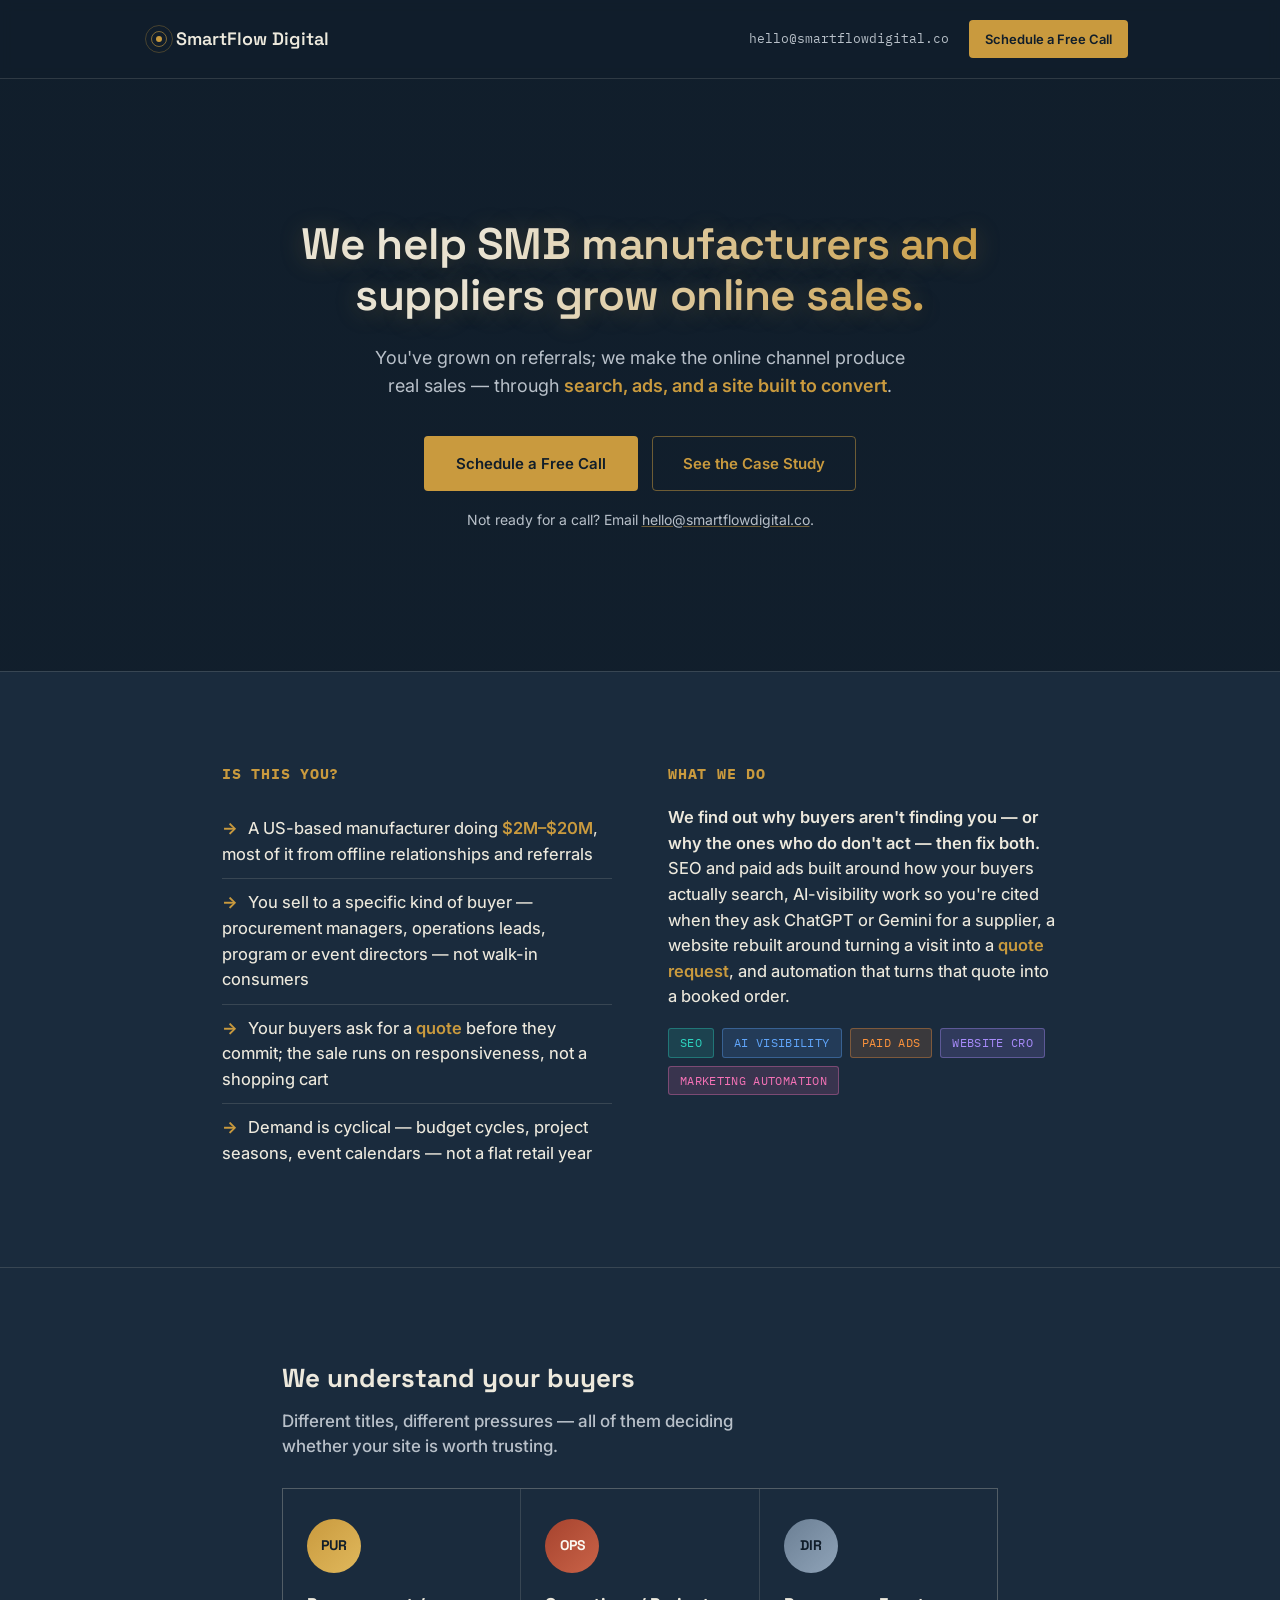
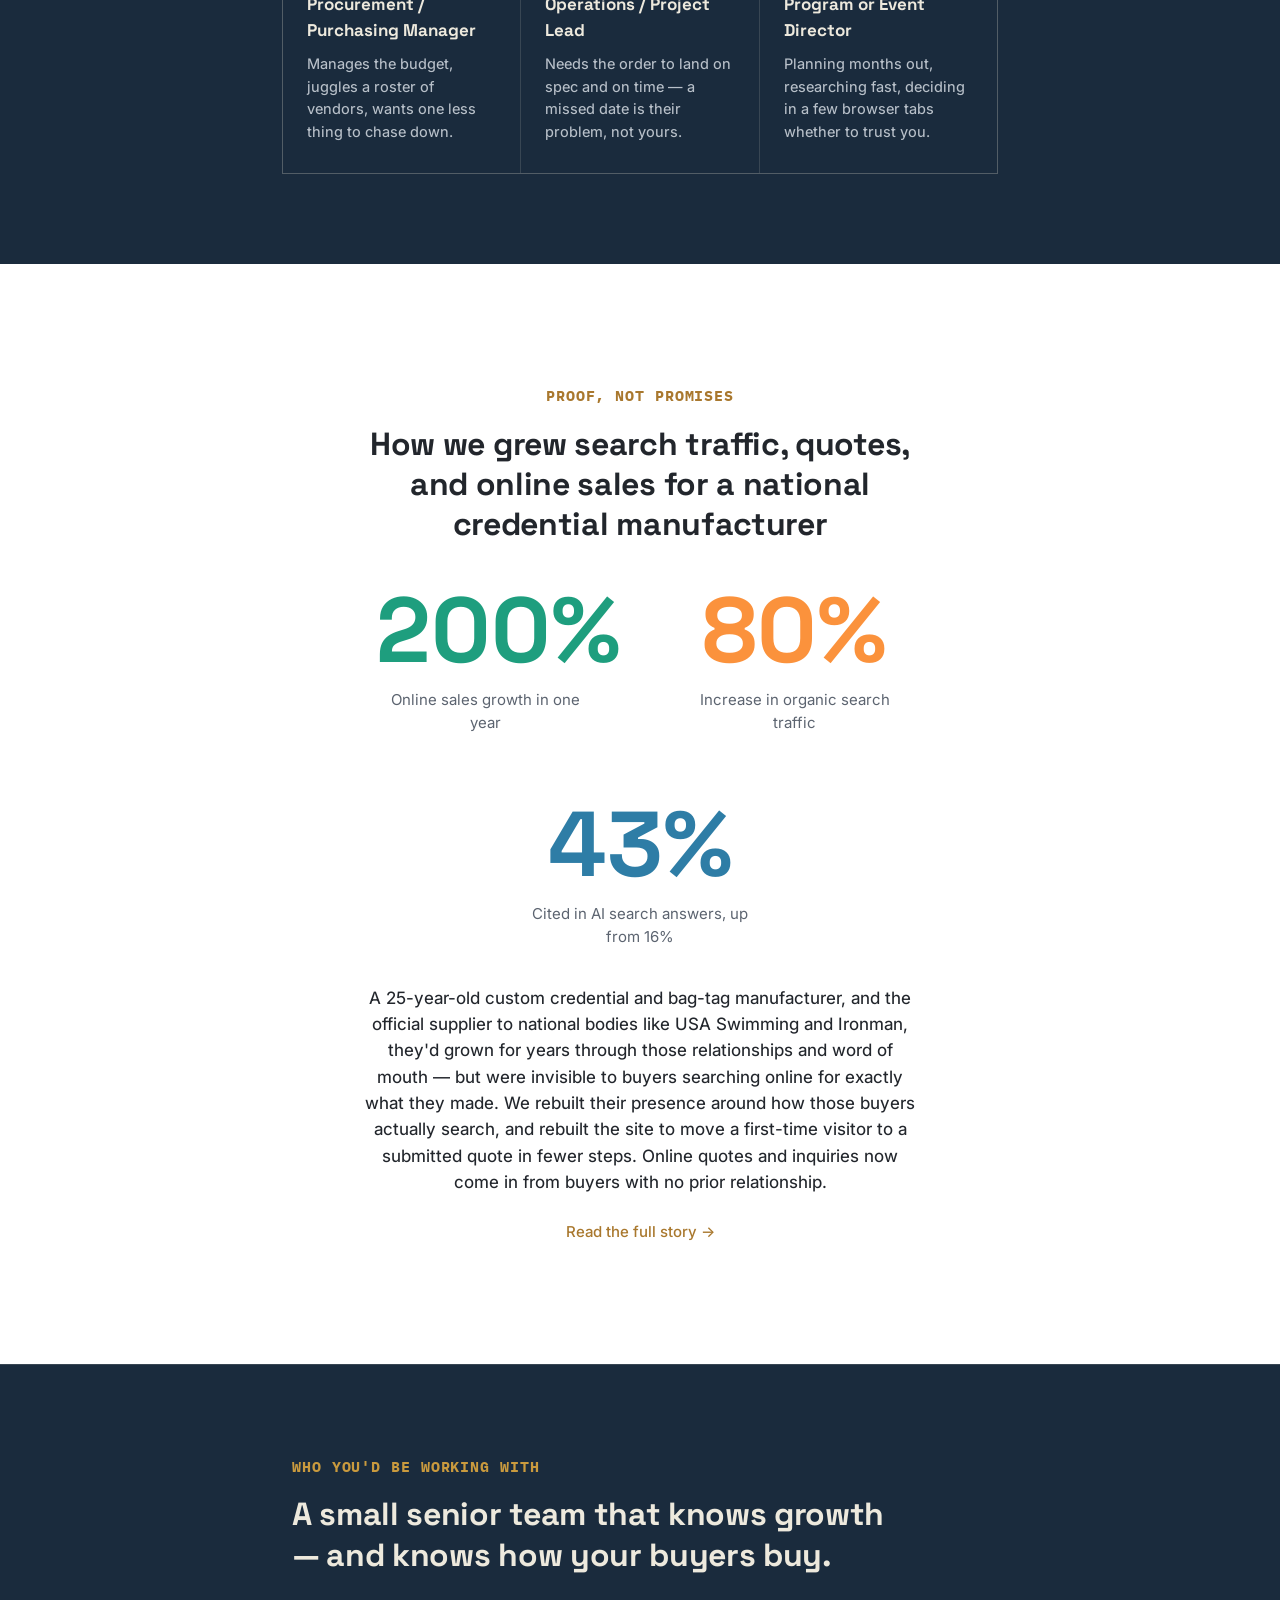
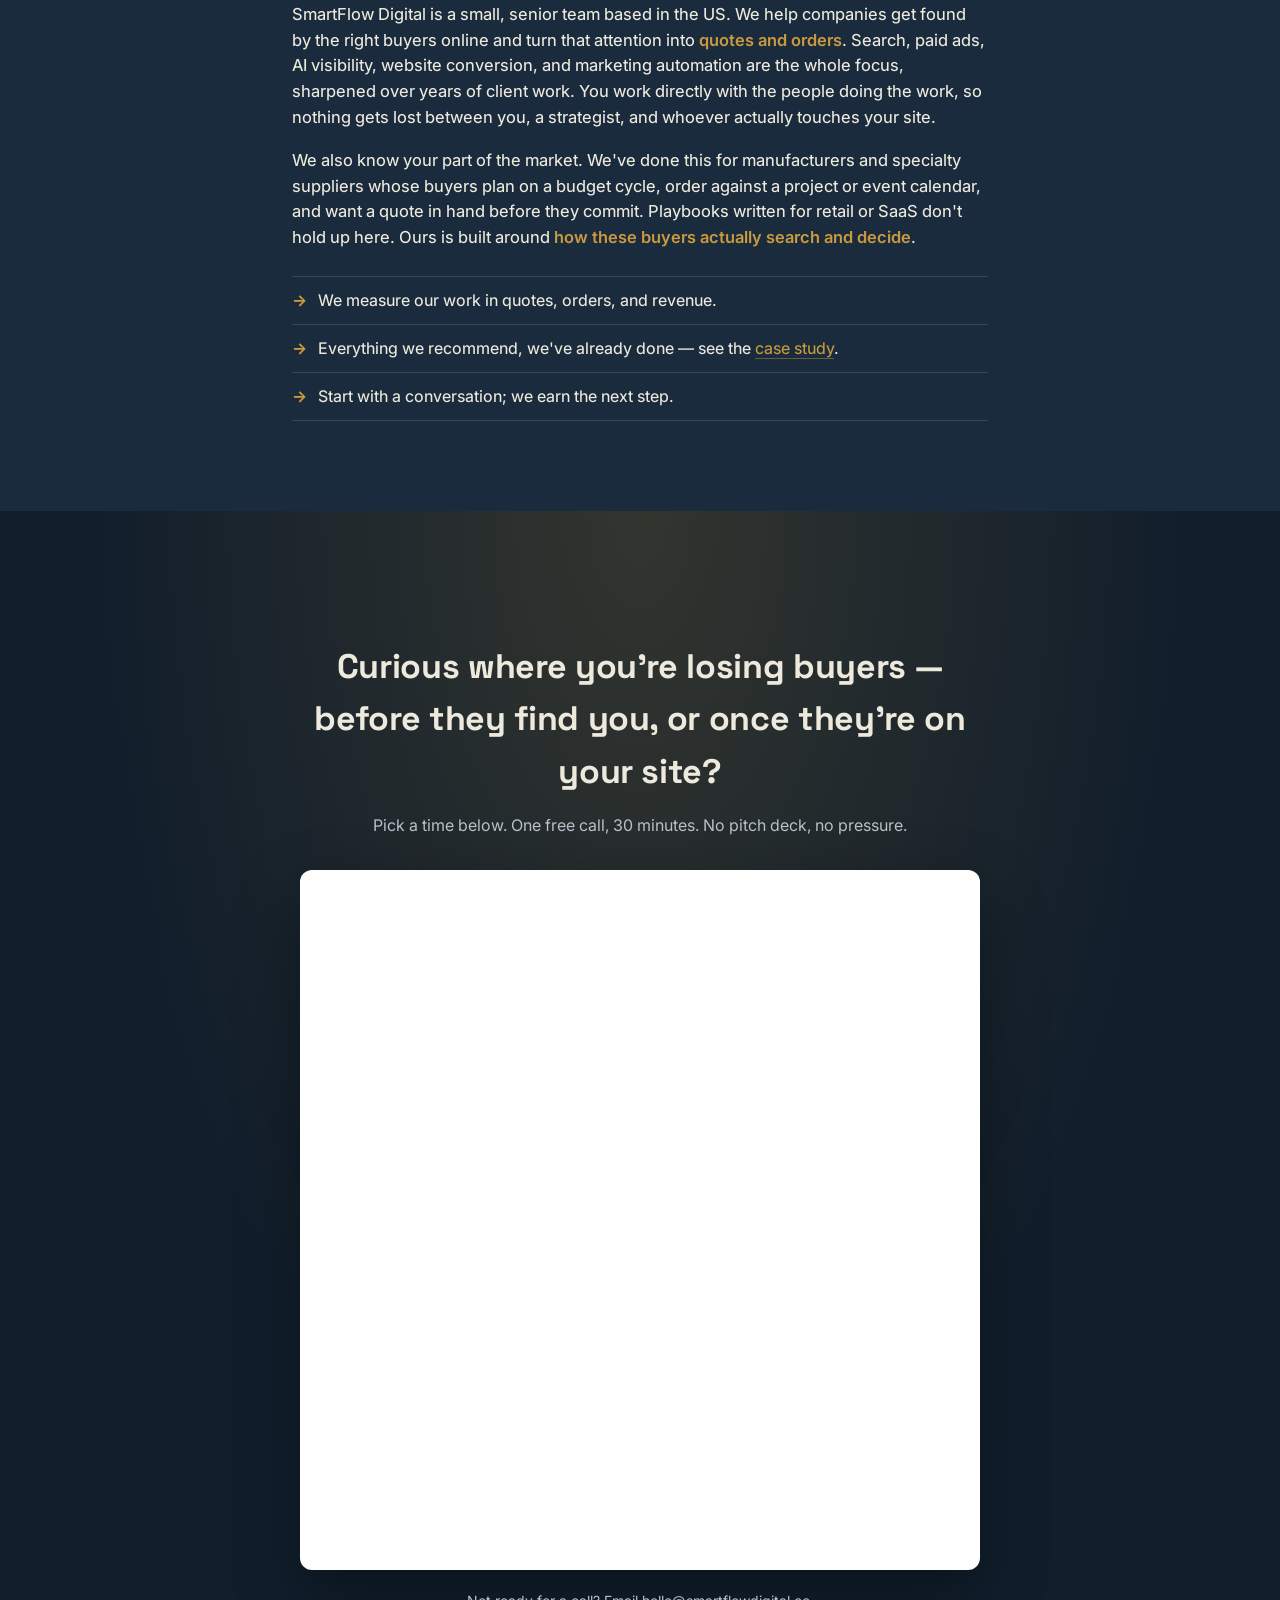
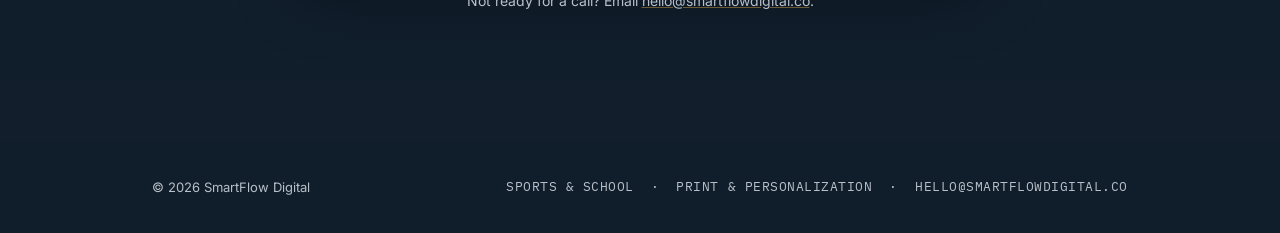
<file: index.html>
<!DOCTYPE html>
<html lang="en">
<head>
<meta charset="UTF-8">
<title>SmartFlow Digital — Search, Ads & Website Conversion for Niche Manufacturers</title>
<meta name="viewport" content="width=device-width, initial-scale=1.0">
<meta name="description" content="SmartFlow Digital helps niche B2B manufacturers and specialty suppliers get found by the buyers searching Google and AI for exactly what they make — and turns that attention into quotes and orders.">
<link rel="preconnect" href="https://fonts.googleapis.com">
<link href="https://fonts.googleapis.com/css2?family=Space+Grotesk:wght@400;500;600;700&family=Inter:wght@400;500;600&family=IBM+Plex+Mono:wght@400;500&display=swap" rel="stylesheet">
<link rel="stylesheet" href="/assets/site.css">
<style>
  /* Foundation (tokens, reset, nav, footer, buttons, .final-cta shell) is in /assets/site.css */

  /* Hero */
  .hero {
    padding-top: 140px; padding-bottom: 140px; text-align: center;
    background:
      linear-gradient(180deg, rgba(16,29,42,0.92) 0%, rgba(16,29,42,0.9) 100%),
      url('https://images.unsplash.com/photo-1764185800646-f75f7e16e465?auto=format&fit=crop&w=1800&q=70') center/cover no-repeat;
  }
  /* index-only: generic manufacturing imagery, overrides the shared .final-cta shell */
  .final-cta {
    background:
      radial-gradient(ellipse at 50% 0%, rgba(201,154,62,0.18) 0%, transparent 60%),
      linear-gradient(180deg, rgba(16,29,42,0.94) 0%, rgba(16,29,42,0.9) 100%),
      url('https://images.unsplash.com/photo-1670483111819-ed62eff77173?auto=format&fit=crop&w=1800&q=70') center/cover no-repeat;
  }
  h1.headline {
    font-size: 44px; font-weight: 600; line-height: 1.15; margin-bottom: 24px;
    background: linear-gradient(100deg, var(--cream) 30%, var(--gold) 100%);
    -webkit-background-clip: text; background-clip: text; -webkit-text-fill-color: transparent; color: var(--cream);
    text-shadow: 0 2px 24px rgba(201,154,62,0.25);
  }
  .sub { font-size: 18px; color: var(--cream-dim); max-width: 540px; margin: 0 auto 36px; }

  /* Section components (who-what, personas, proof, about) are in /assets/site.css */

  @media (max-width: 700px) {
    .hero { padding-top: 90px; padding-bottom: 90px; }
  }
</style>
</head>
<body>

<nav>
  <div class="wrap">
    <a class="logo" href="/"><span class="signal"><span class="dot"></span></span> SmartFlow Digital</a>
    <div class="nav-actions">
      <a class="nav-collapse" href="mailto:hello@smartflowdigital.co">hello@smartflowdigital.co</a>
      <a class="nav-cta" href="#contact">Schedule a Free Call</a>
    </div>
  </div>
</nav>

<section class="hero">
  <div class="wrap">
    <h1 class="headline">We help SMB manufacturers and suppliers grow online sales.</h1>
    <p class="sub">You've grown on referrals; we make the online channel produce real sales — through <mark>search, ads, and a site built to convert</mark>.</p>
    <div class="cta-row">
      <a class="btn-primary" href="#contact">Schedule a Free Call</a>
      <a class="btn-secondary" href="/case-study.html">See the Case Study</a>
    </div>
    <a class="message-link" href="mailto:hello@smartflowdigital.co">Not ready for a call? Email <u>hello@smartflowdigital.co</u>.</a>
  </div>
</section>

<section class="who-what">
  <div class="wrap">
    <div>
      <div class="col-label mono">Is this you?</div>
      <ul>
        <li><span class="mark">→</span>A US-based manufacturer doing <mark>$2M–$20M</mark>, most of it from offline relationships and referrals</li>
        <li><span class="mark">→</span>You sell to a specific kind of buyer — procurement managers, operations leads, program or event directors — not walk-in consumers</li>
        <li><span class="mark">→</span>Your buyers ask for a <mark>quote</mark> before they commit; the sale runs on responsiveness, not a shopping cart</li>
        <li><span class="mark">→</span>Demand is cyclical — budget cycles, project seasons, event calendars — not a flat retail year</li>
      </ul>
    </div>
    <div>
      <div class="col-label mono">What we do</div>
      <p class="services-blurb"><strong>We find out why buyers aren't finding you — or why the ones who do don't act — then fix both.</strong> SEO and paid ads built around how your buyers actually search, AI-visibility work so you're cited when they ask ChatGPT or Gemini for a supplier, a website rebuilt around turning a visit into a <mark>quote request</mark>, and automation that turns that quote into a booked order.</p>
      <div class="services-list">
        <span class="pill pill-teal">SEO</span>
        <span class="pill pill-blue">AI Visibility</span>
        <span class="pill pill-orange">Paid Ads</span>
        <span class="pill pill-violet">Website CRO</span>
        <span class="pill pill-pink">Marketing Automation</span>
      </div>
    </div>
  </div>
</section>

<section class="persona-section">
  <div class="wrap">
    <div class="persona-header">
      <div class="persona-label">We understand your buyers</div>
      <p class="persona-intro">Different titles, different pressures — all of them deciding whether your site is worth trusting.</p>
    </div>
    <div class="persona-grid">
      <div class="persona-card">
        <div class="persona-avatar">PUR</div>
        <div class="role">Procurement / Purchasing Manager</div>
        <p>Manages the budget, juggles a roster of vendors, wants one less thing to chase down.</p>
      </div>
      <div class="persona-card">
        <div class="persona-avatar">OPS</div>
        <div class="role">Operations / Project Lead</div>
        <p>Needs the order to land on spec and on time — a missed date is their problem, not yours.</p>
      </div>
      <div class="persona-card">
        <div class="persona-avatar">DIR</div>
        <div class="role">Program or Event Director</div>
        <p>Planning months out, researching fast, deciding in a few browser tabs whether to trust you.</p>
      </div>
    </div>
  </div>
</section>

<section class="proof light-panel">
  <div class="wrap">
    <div class="section-label mono">Proof, not promises</div>
    <h2>How we grew search traffic, quotes, and online sales for a national credential manufacturer</h2>
    <div class="stat-row">
      <div class="stat">
        <div class="big-num">200%</div>
        <div class="big-num-label">Online sales growth in one year</div>
      </div>
      <div class="stat">
        <div class="big-num">80%</div>
        <div class="big-num-label">Increase in organic search traffic</div>
      </div>
      <div class="stat">
        <div class="big-num">43%</div>
        <div class="big-num-label">Cited in AI search answers, up from 16%</div>
      </div>
    </div>
    <p class="proof-story">A 25-year-old custom credential and bag-tag manufacturer, and the official supplier to national bodies like USA Swimming and Ironman, they'd grown for years through those relationships and word of mouth — but were invisible to buyers searching online for exactly what they made. We rebuilt their presence around how those buyers actually search, and rebuilt the site to move a first-time visitor to a submitted quote in fewer steps. Online quotes and inquiries now come in from buyers with no prior relationship.</p>
    <a class="link" href="/case-study.html">Read the full story →</a>
  </div>
</section>

<section class="about">
  <div class="wrap">
    <div class="section-label mono">Who you'd be working with</div>
    <h2>A small senior team that knows growth — and knows how your buyers buy.</h2>
    <p>SmartFlow Digital is a small, senior team based in the US. We help companies get found by the right buyers online and turn that attention into <mark>quotes and orders</mark>. Search, paid ads, AI visibility, website conversion, and marketing automation are the whole focus, sharpened over years of client work. You work directly with the people doing the work, so nothing gets lost between you, a strategist, and whoever actually touches your site.</p>
    <p>We also know your part of the market. We've done this for manufacturers and specialty suppliers whose buyers plan on a budget cycle, order against a project or event calendar, and want a quote in hand before they commit. Playbooks written for retail or SaaS don't hold up here. Ours is built around <mark>how these buyers actually search and decide</mark>.</p>
    <ul>
      <li>We measure our work in quotes, orders, and revenue.</li>
      <li>Everything we recommend, we've already done — see the <a href="/case-study.html">case study</a>.</li>
      <li>Start with a conversation; we earn the next step.</li>
    </ul>
  </div>
</section>

<section class="final-cta" id="contact">
  <div class="wrap">
    <h2>Curious where you're losing buyers — before they find you, or once they're on your site?</h2>
    <p>Pick a time below. One free call, 30 minutes. No pitch deck, no pressure.</p>
    <div class="calendly-embed">
      <div class="calendly-inline-widget" data-url="https://calendly.com/dhiraj-smartflowdigital/30min?hide_gdpr_banner=1"></div>
    </div>
    <a class="message-link" href="mailto:hello@smartflowdigital.co">Not ready for a call? Email <u>hello@smartflowdigital.co</u>.</a>
  </div>
</section>

<footer>
  <div class="wrap">
    <span>© 2026 SmartFlow Digital</span>
    <span class="mono"><a href="/sports/">Sports &amp; School</a> &nbsp;·&nbsp; <a href="/print/">Print &amp; Personalization</a> &nbsp;·&nbsp; <a href="mailto:hello@smartflowdigital.co">hello@smartflowdigital.co</a></span>
  </div>
</footer>

<script type="text/javascript" src="https://assets.calendly.com/assets/external/widget.js" async></script>

</body>
</html>
</file>
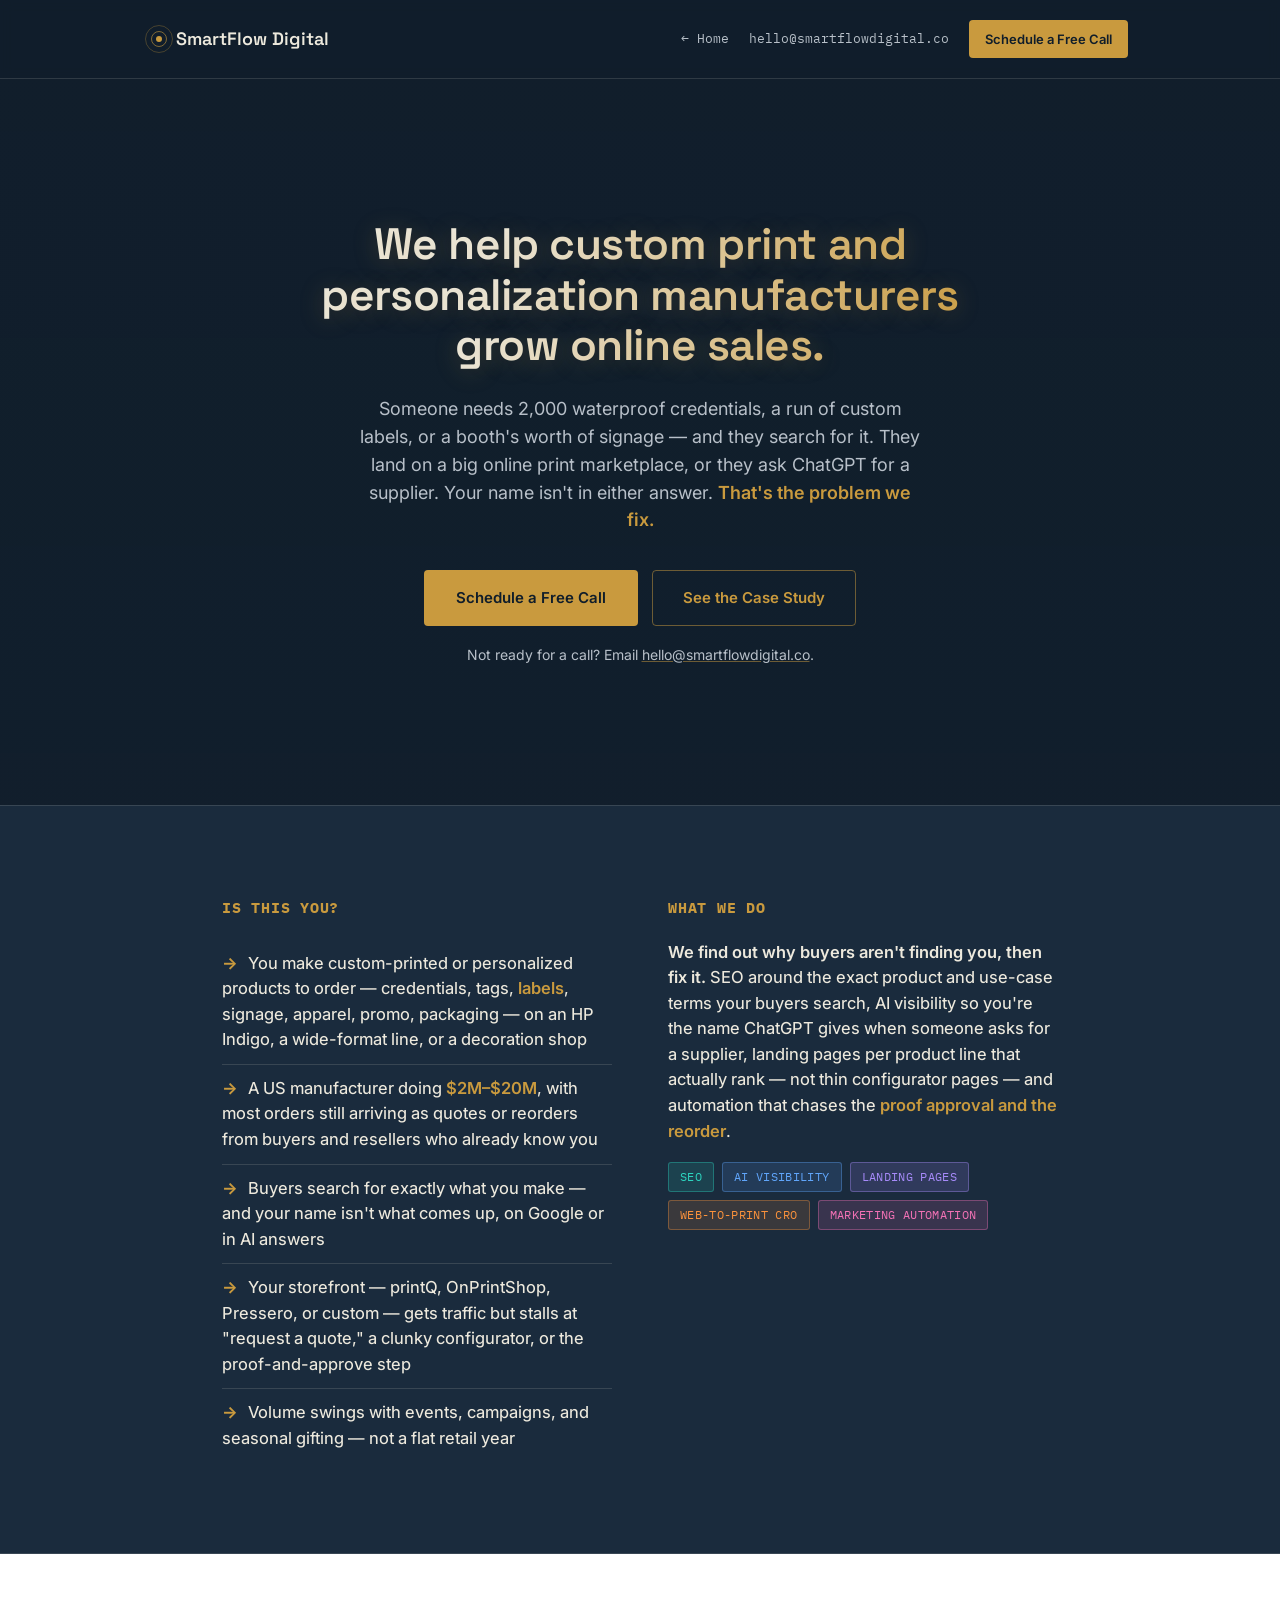
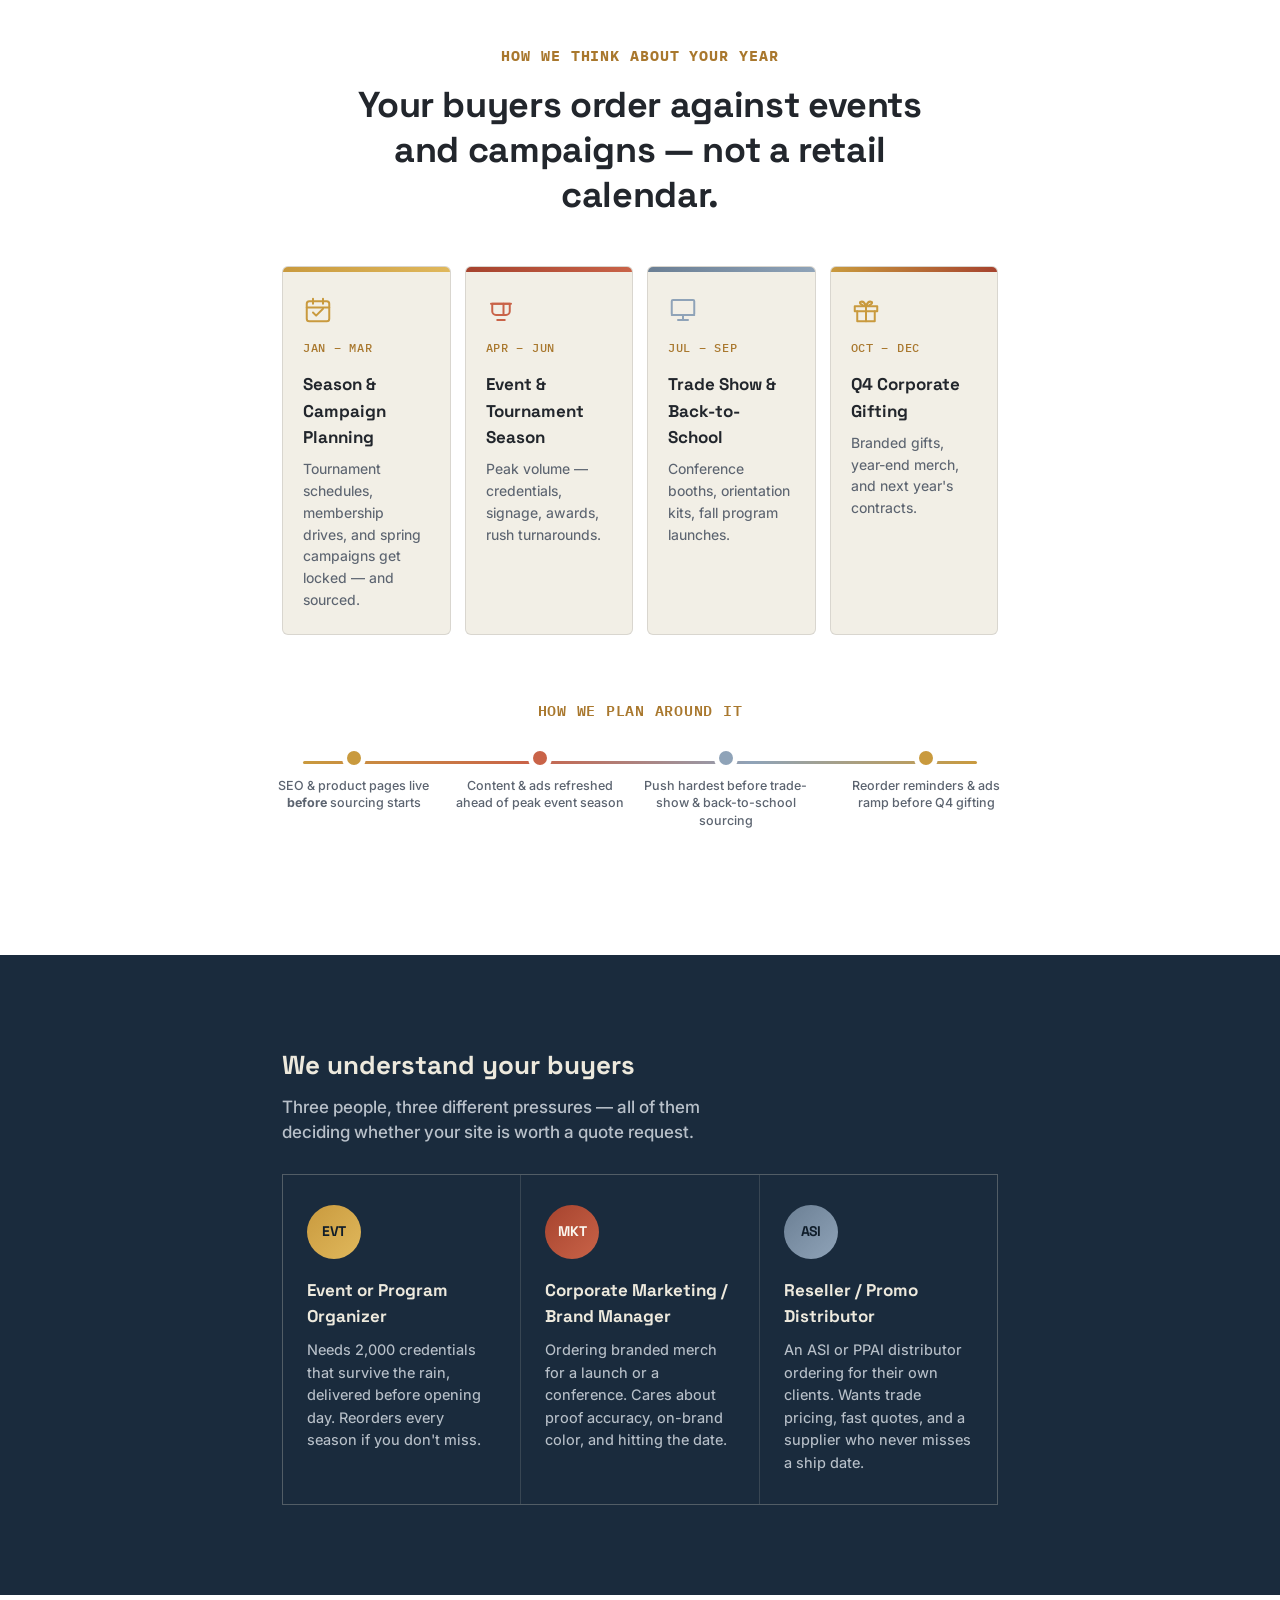
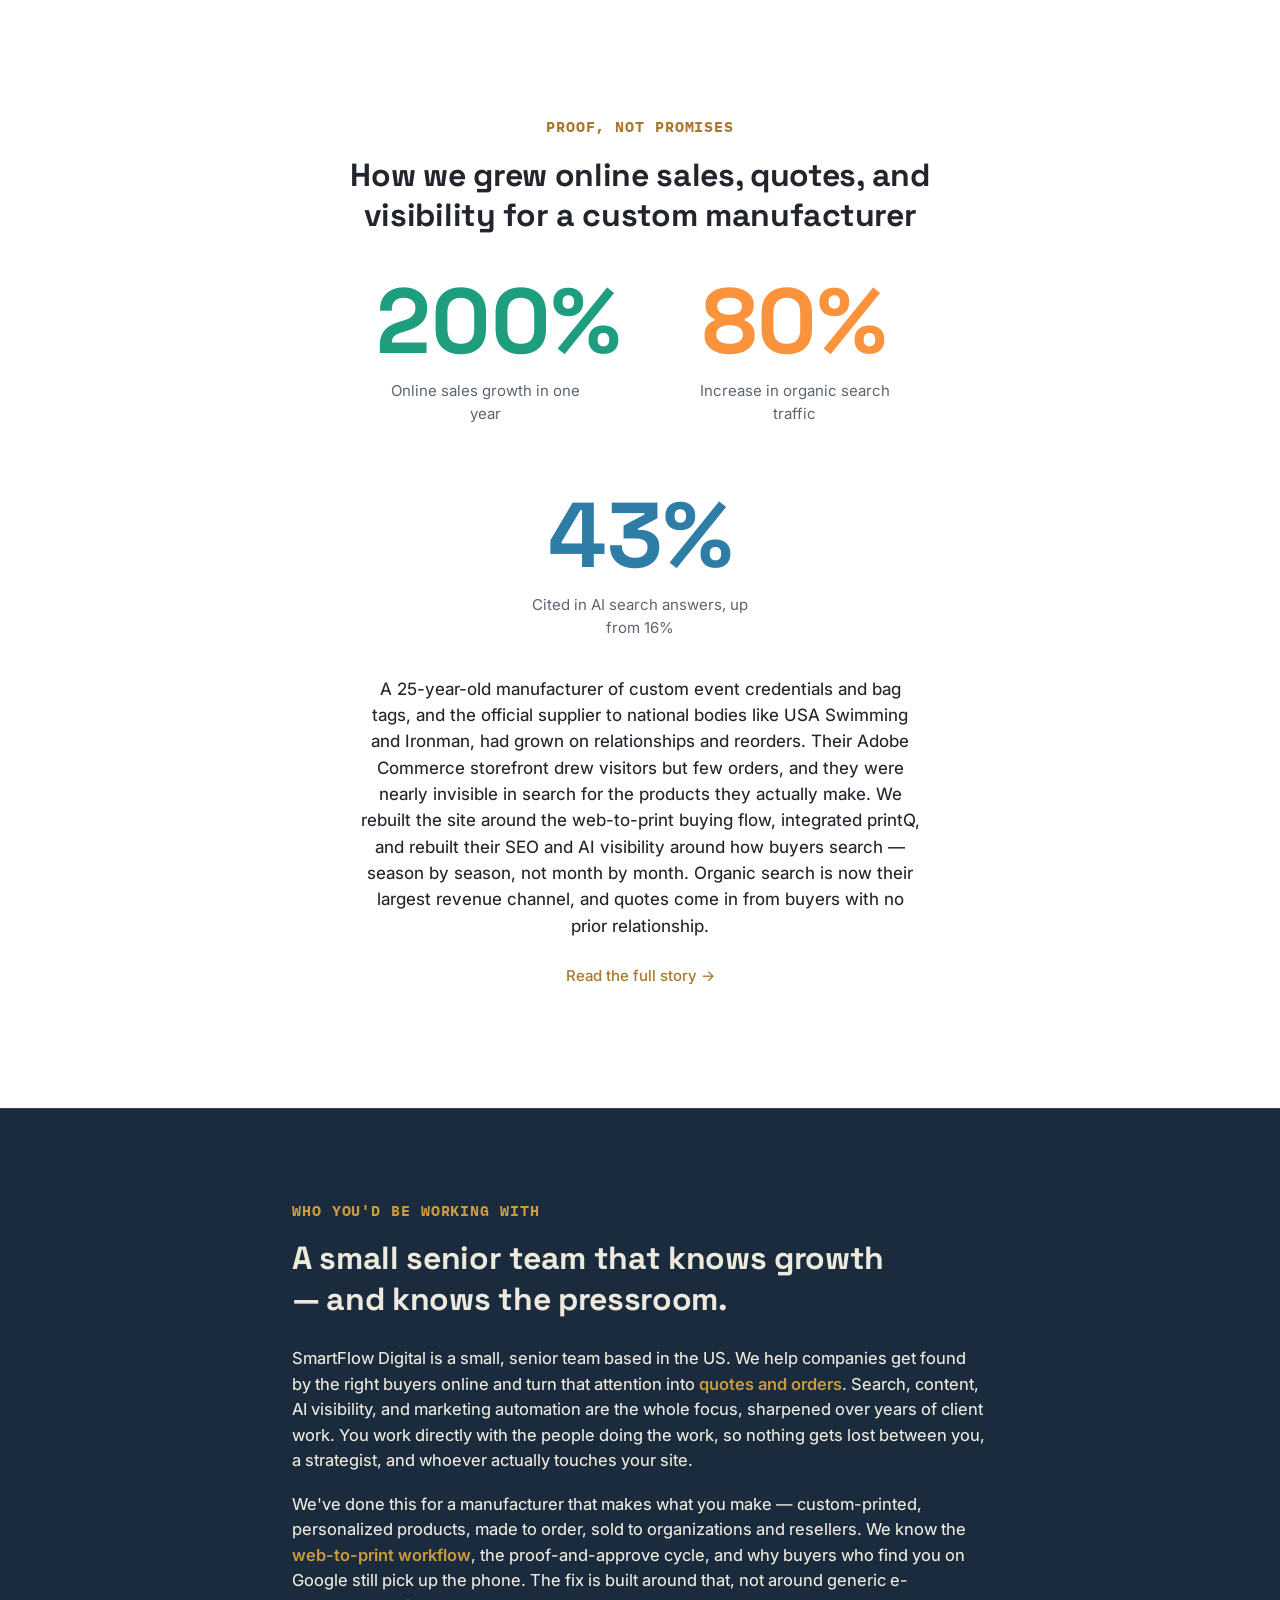
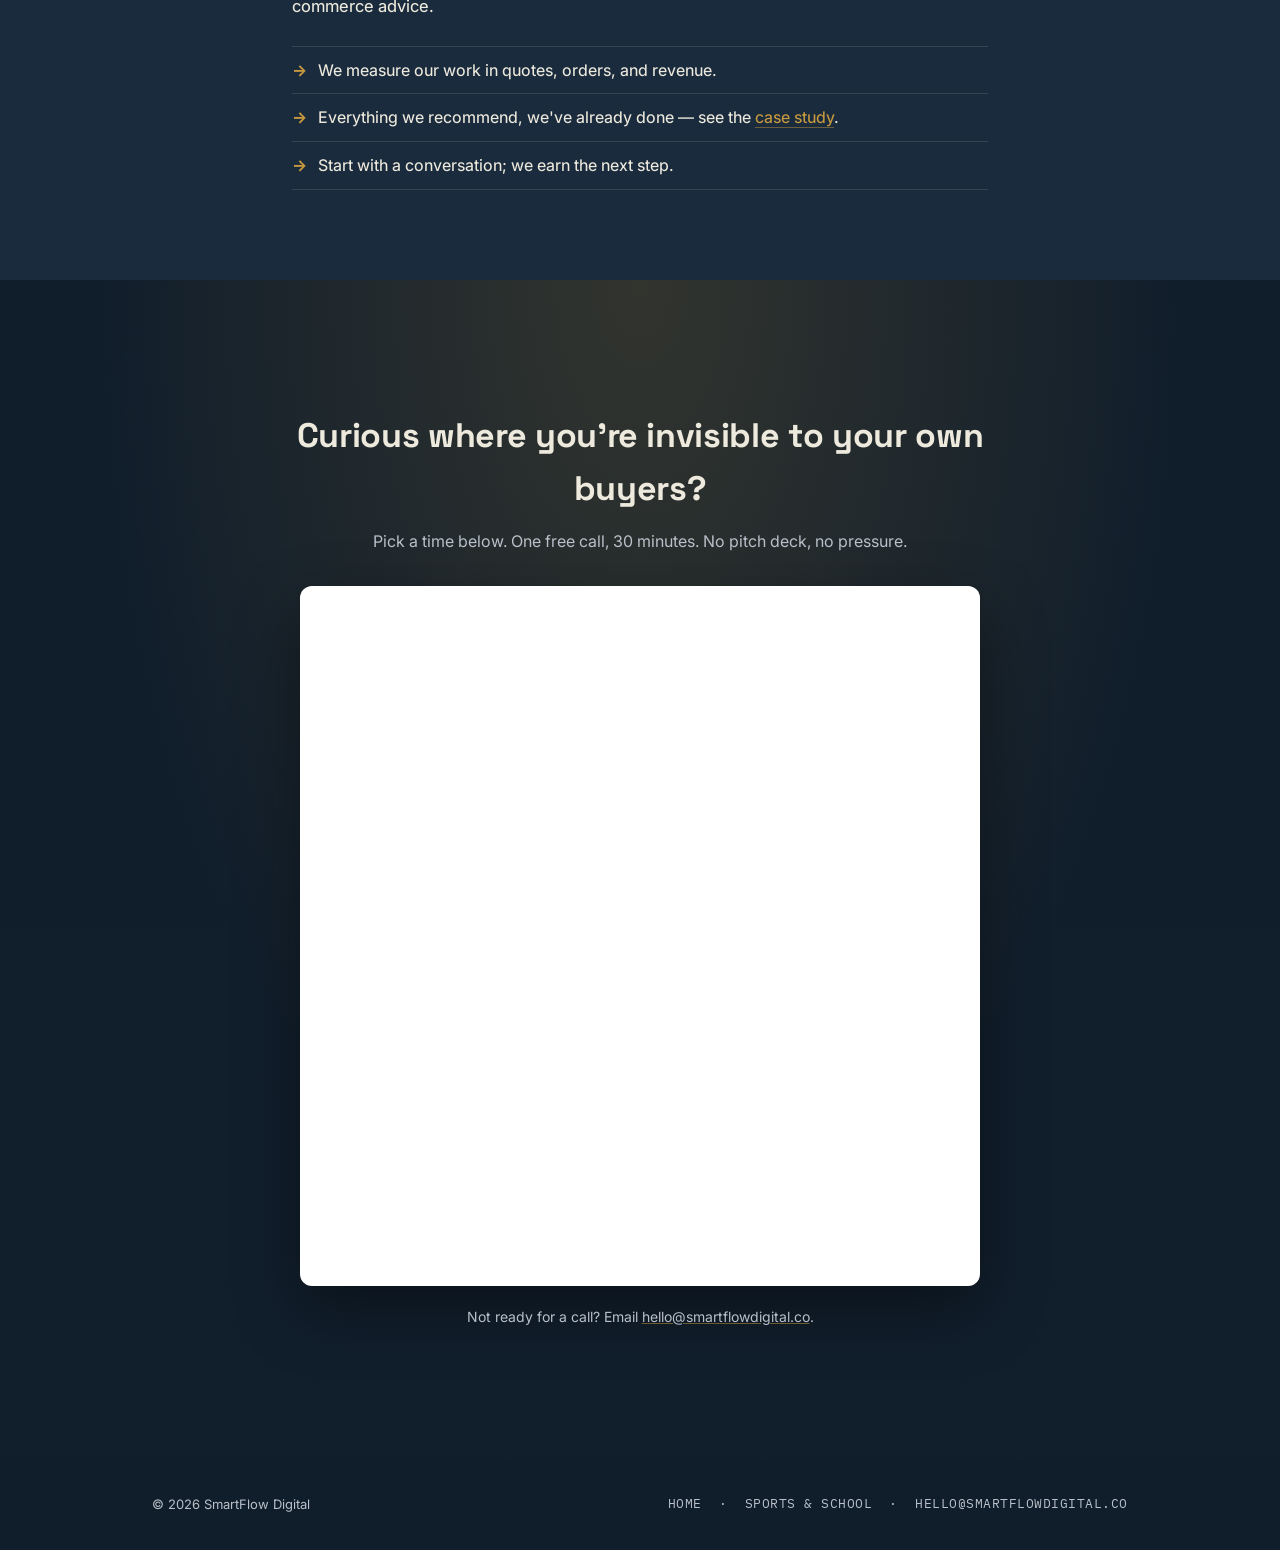
<file: print/index.html>
<!DOCTYPE html>
<html lang="en">
<head>
<meta charset="UTF-8">
<title>SmartFlow Digital — Search &amp; AI Visibility for Print-on-Demand &amp; Custom Manufacturers</title>
<meta name="viewport" content="width=device-width, initial-scale=1.0">
<meta name="description" content="SmartFlow Digital helps print-on-demand and custom personalization manufacturers get found by the buyers searching Google and AI for exactly what they print — and turns that traffic into quotes and orders.">
<link rel="preconnect" href="https://fonts.googleapis.com">
<link href="https://fonts.googleapis.com/css2?family=Space+Grotesk:wght@400;500;600;700&family=Inter:wght@400;500;600&family=IBM+Plex+Mono:wght@400;500&display=swap" rel="stylesheet">
<link rel="stylesheet" href="/assets/site.css">
<style>
  /* Foundation + section components (familiar, who-what, calendar, personas,
     timeline, proof, about) are in /assets/site.css */

  .hero {
    padding-top: 140px; padding-bottom: 140px; text-align: center;
    background:
      linear-gradient(180deg, rgba(16,29,42,0.93) 0%, rgba(16,29,42,0.9) 100%),
      url('https://images.unsplash.com/photo-1503694978374-8a2fa686963a?auto=format&fit=crop&w=1800&q=70') center/cover no-repeat;
  }
  .final-cta {
    background:
      radial-gradient(ellipse at 50% 0%, rgba(201,154,62,0.18) 0%, transparent 60%),
      linear-gradient(180deg, rgba(16,29,42,0.94) 0%, rgba(16,29,42,0.9) 100%),
      url('https://images.unsplash.com/photo-1758183961426-88d64eb5f787?auto=format&fit=crop&w=1800&q=65') center/cover no-repeat;
  }
  h1.headline {
    font-size: 44px; font-weight: 600; line-height: 1.15; margin-bottom: 24px;
    background: linear-gradient(100deg, var(--cream) 30%, var(--gold) 100%);
    -webkit-background-clip: text; background-clip: text; -webkit-text-fill-color: transparent; color: var(--cream);
    text-shadow: 0 2px 24px rgba(201,154,62,0.25);
  }
  .sub { font-size: 18px; color: var(--cream-dim); max-width: 560px; margin: 0 auto 36px; }

  @media (max-width: 700px) {
    .hero { padding-top: 90px; padding-bottom: 90px; }
  }
</style>
</head>
<body>

<nav>
  <div class="wrap">
    <a class="logo" href="/"><span class="signal"><span class="dot"></span></span> SmartFlow Digital</a>
    <div class="nav-actions">
      <a class="nav-collapse" href="/">&larr; Home</a>
      <a class="nav-collapse" href="mailto:hello@smartflowdigital.co">hello@smartflowdigital.co</a>
      <a class="nav-cta" href="#contact">Schedule a Free Call</a>
    </div>
  </div>
</nav>

<section class="hero">
  <div class="wrap">
    <h1 class="headline">We help custom print and personalization manufacturers grow online sales.</h1>
    <p class="sub">Someone needs 2,000 waterproof credentials, a run of custom labels, or a booth's worth of signage — and they search for it. They land on a big online print marketplace, or they ask ChatGPT for a supplier. Your name isn't in either answer. <mark>That's the problem we fix.</mark></p>
    <div class="cta-row">
      <a class="btn-primary" href="#contact">Schedule a Free Call</a>
      <a class="btn-secondary" href="/case-study.html">See the Case Study</a>
    </div>
    <a class="message-link" href="mailto:hello@smartflowdigital.co">Not ready for a call? Email <u>hello@smartflowdigital.co</u>.</a>
  </div>
</section>

<section class="who-what">
  <div class="wrap">
    <div>
      <div class="col-label mono">Is this you?</div>
      <ul>
        <li><span class="mark">→</span>You make custom-printed or personalized products to order — credentials, tags, <mark>labels</mark>, signage, apparel, promo, packaging — on an HP Indigo, a wide-format line, or a decoration shop</li>
        <li><span class="mark">→</span>A US manufacturer doing <mark>$2M–$20M</mark>, with most orders still arriving as quotes or reorders from buyers and resellers who already know you</li>
        <li><span class="mark">→</span>Buyers search for exactly what you make — and your name isn't what comes up, on Google or in AI answers</li>
        <li><span class="mark">→</span>Your storefront — printQ, OnPrintShop, Pressero, or custom — gets traffic but stalls at "request a quote," a clunky configurator, or the proof-and-approve step</li>
        <li><span class="mark">→</span>Volume swings with events, campaigns, and seasonal gifting — not a flat retail year</li>
      </ul>
    </div>
    <div>
      <div class="col-label mono">What we do</div>
      <p class="services-blurb"><strong>We find out why buyers aren't finding you, then fix it.</strong> SEO around the exact product and use-case terms your buyers search, AI visibility so you're the name ChatGPT gives when someone asks for a supplier, landing pages per product line that actually rank — not thin configurator pages — and automation that chases the <mark>proof approval and the reorder</mark>.</p>
      <div class="services-list">
        <span class="pill pill-teal">SEO</span>
        <span class="pill pill-blue">AI Visibility</span>
        <span class="pill pill-violet">Landing Pages</span>
        <span class="pill pill-orange">Web-to-Print CRO</span>
        <span class="pill pill-pink">Marketing Automation</span>
      </div>
    </div>
  </div>
</section>

<section class="calendar-section light-panel">
  <div class="wrap">
    <div class="section-label mono">How we think about your year</div>
    <h2>Your buyers order against events and campaigns — not a retail calendar.</h2>
    <div class="calendar-strip">
      <div class="calendar-item">
        <div class="icon"><svg viewBox="0 0 24 24" fill="none" stroke="currentColor" stroke-width="1.6" stroke-linecap="round" stroke-linejoin="round"><rect x="3" y="5" width="18" height="16" rx="2"/><path d="M3 10h18M8 3v4M16 3v4"/><path d="M8 14l2.5 2.5L16 11"/></svg></div>
        <div class="period">Jan – Mar</div>
        <h4>Season &amp; Campaign Planning</h4>
        <p>Tournament schedules, membership drives, and spring campaigns get locked — and sourced.</p>
      </div>
      <div class="calendar-item">
        <div class="icon"><svg viewBox="0 0 24 24" fill="none" stroke="currentColor" stroke-width="1.6" stroke-linecap="round" stroke-linejoin="round"><path d="M5 7h14v6a3 3 0 0 1-3 3H8a3 3 0 0 1-3-3V7z"/><path d="M14 7v9"/><path d="M4 7h16"/><path d="M9 20h6"/></svg></div>
        <div class="period">Apr – Jun</div>
        <h4>Event &amp; Tournament Season</h4>
        <p>Peak volume — credentials, signage, awards, rush turnarounds.</p>
      </div>
      <div class="calendar-item">
        <div class="icon"><svg viewBox="0 0 24 24" fill="none" stroke="currentColor" stroke-width="1.6" stroke-linecap="round" stroke-linejoin="round"><rect x="3" y="4" width="18" height="12" rx="1"/><path d="M3 16h18M8 20h8M12 16v4"/></svg></div>
        <div class="period">Jul – Sep</div>
        <h4>Trade Show &amp; Back-to-School</h4>
        <p>Conference booths, orientation kits, fall program launches.</p>
      </div>
      <div class="calendar-item">
        <div class="icon"><svg viewBox="0 0 24 24" fill="none" stroke="currentColor" stroke-width="1.6" stroke-linecap="round" stroke-linejoin="round"><rect x="3" y="9" width="18" height="4"/><path d="M5 13v8h14v-8"/><path d="M12 9v12"/><path d="M12 9C11 6 9 5 7.5 5.5S9 9 12 9zM12 9c1-3 3-4 4.5-3.5S15 9 12 9z"/></svg></div>
        <div class="period">Oct – Dec</div>
        <h4>Q4 Corporate Gifting</h4>
        <p>Branded gifts, year-end merch, and next year's contracts.</p>
      </div>
    </div>

    <div class="timeline-caption">How we plan around it</div>
    <div class="timeline-track">
      <div class="timeline-line"></div>
      <div class="timeline-node" style="left:10%">
        <div class="node-dot" style="background:#C99A3E"></div>
        <div class="node-label">SEO &amp; product pages live <strong>before</strong> sourcing starts</div>
      </div>
      <div class="timeline-node" style="left:36%">
        <div class="node-dot" style="background:#C96348"></div>
        <div class="node-label">Content &amp; ads refreshed ahead of peak event season</div>
      </div>
      <div class="timeline-node" style="left:62%">
        <div class="node-dot" style="background:#8FA3B8"></div>
        <div class="node-label">Push hardest before trade-show &amp; back-to-school sourcing</div>
      </div>
      <div class="timeline-node" style="left:90%">
        <div class="node-dot" style="background:#C99A3E"></div>
        <div class="node-label">Reorder reminders &amp; ads ramp before Q4 gifting</div>
      </div>
    </div>
  </div>
</section>

<section class="persona-section">
  <div class="wrap">
    <div class="persona-header">
      <div class="persona-label">We understand your buyers</div>
      <p class="persona-intro">Three people, three different pressures — all of them deciding whether your site is worth a quote request.</p>
    </div>
    <div class="persona-grid">
      <div class="persona-card">
        <div class="persona-avatar">EVT</div>
        <div class="role">Event or Program Organizer</div>
        <p>Needs 2,000 credentials that survive the rain, delivered before opening day. Reorders every season if you don't miss.</p>
      </div>
      <div class="persona-card">
        <div class="persona-avatar">MKT</div>
        <div class="role">Corporate Marketing / Brand Manager</div>
        <p>Ordering branded merch for a launch or a conference. Cares about proof accuracy, on-brand color, and hitting the date.</p>
      </div>
      <div class="persona-card">
        <div class="persona-avatar">ASI</div>
        <div class="role">Reseller / Promo Distributor</div>
        <p>An ASI or PPAI distributor ordering for their own clients. Wants trade pricing, fast quotes, and a supplier who never misses a ship date.</p>
      </div>
    </div>
  </div>
</section>

<section class="proof light-panel">
  <div class="wrap">
    <div class="section-label mono">Proof, not promises</div>
    <h2>How we grew online sales, quotes, and visibility for a custom manufacturer</h2>
    <div class="stat-row">
      <div class="stat">
        <div class="big-num">200%</div>
        <div class="big-num-label">Online sales growth in one year</div>
      </div>
      <div class="stat">
        <div class="big-num">80%</div>
        <div class="big-num-label">Increase in organic search traffic</div>
      </div>
      <div class="stat">
        <div class="big-num">43%</div>
        <div class="big-num-label">Cited in AI search answers, up from 16%</div>
      </div>
    </div>
    <p class="proof-story">A 25-year-old manufacturer of custom event credentials and bag tags, and the official supplier to national bodies like USA Swimming and Ironman, had grown on relationships and reorders. Their Adobe Commerce storefront drew visitors but few orders, and they were nearly invisible in search for the products they actually make. We rebuilt the site around the web-to-print buying flow, integrated printQ, and rebuilt their SEO and AI visibility around how buyers search — season by season, not month by month. Organic search is now their largest revenue channel, and quotes come in from buyers with no prior relationship.</p>
    <a class="link" href="/case-study.html">Read the full story →</a>
  </div>
</section>

<section class="about">
  <div class="wrap">
    <div class="section-label mono">Who you'd be working with</div>
    <h2>A small senior team that knows growth — and knows the pressroom.</h2>
    <p>SmartFlow Digital is a small, senior team based in the US. We help companies get found by the right buyers online and turn that attention into <mark>quotes and orders</mark>. Search, content, AI visibility, and marketing automation are the whole focus, sharpened over years of client work. You work directly with the people doing the work, so nothing gets lost between you, a strategist, and whoever actually touches your site.</p>
    <p>We've done this for a manufacturer that makes what you make — custom-printed, personalized products, made to order, sold to organizations and resellers. We know the <mark>web-to-print workflow</mark>, the proof-and-approve cycle, and why buyers who find you on Google still pick up the phone. The fix is built around that, not around generic e-commerce advice.</p>
    <ul>
      <li>We measure our work in quotes, orders, and revenue.</li>
      <li>Everything we recommend, we've already done — see the <a href="/case-study.html">case study</a>.</li>
      <li>Start with a conversation; we earn the next step.</li>
    </ul>
  </div>
</section>

<section class="final-cta" id="contact">
  <div class="wrap">
    <h2>Curious where you're invisible to your own buyers?</h2>
    <p>Pick a time below. One free call, 30 minutes. No pitch deck, no pressure.</p>
    <div class="calendly-embed">
      <div class="calendly-inline-widget" data-url="https://calendly.com/dhiraj-smartflowdigital/30min?hide_gdpr_banner=1"></div>
    </div>
    <a class="message-link" href="mailto:hello@smartflowdigital.co">Not ready for a call? Email <u>hello@smartflowdigital.co</u>.</a>
  </div>
</section>

<footer>
  <div class="wrap">
    <span>© 2026 SmartFlow Digital</span>
    <span class="mono"><a href="/">Home</a> &nbsp;·&nbsp; <a href="/sports/">Sports &amp; School</a> &nbsp;·&nbsp; <a href="mailto:hello@smartflowdigital.co">hello@smartflowdigital.co</a></span>
  </div>
</footer>

<script type="text/javascript" src="https://assets.calendly.com/assets/external/widget.js" async></script>

</body>
</html>
</file>
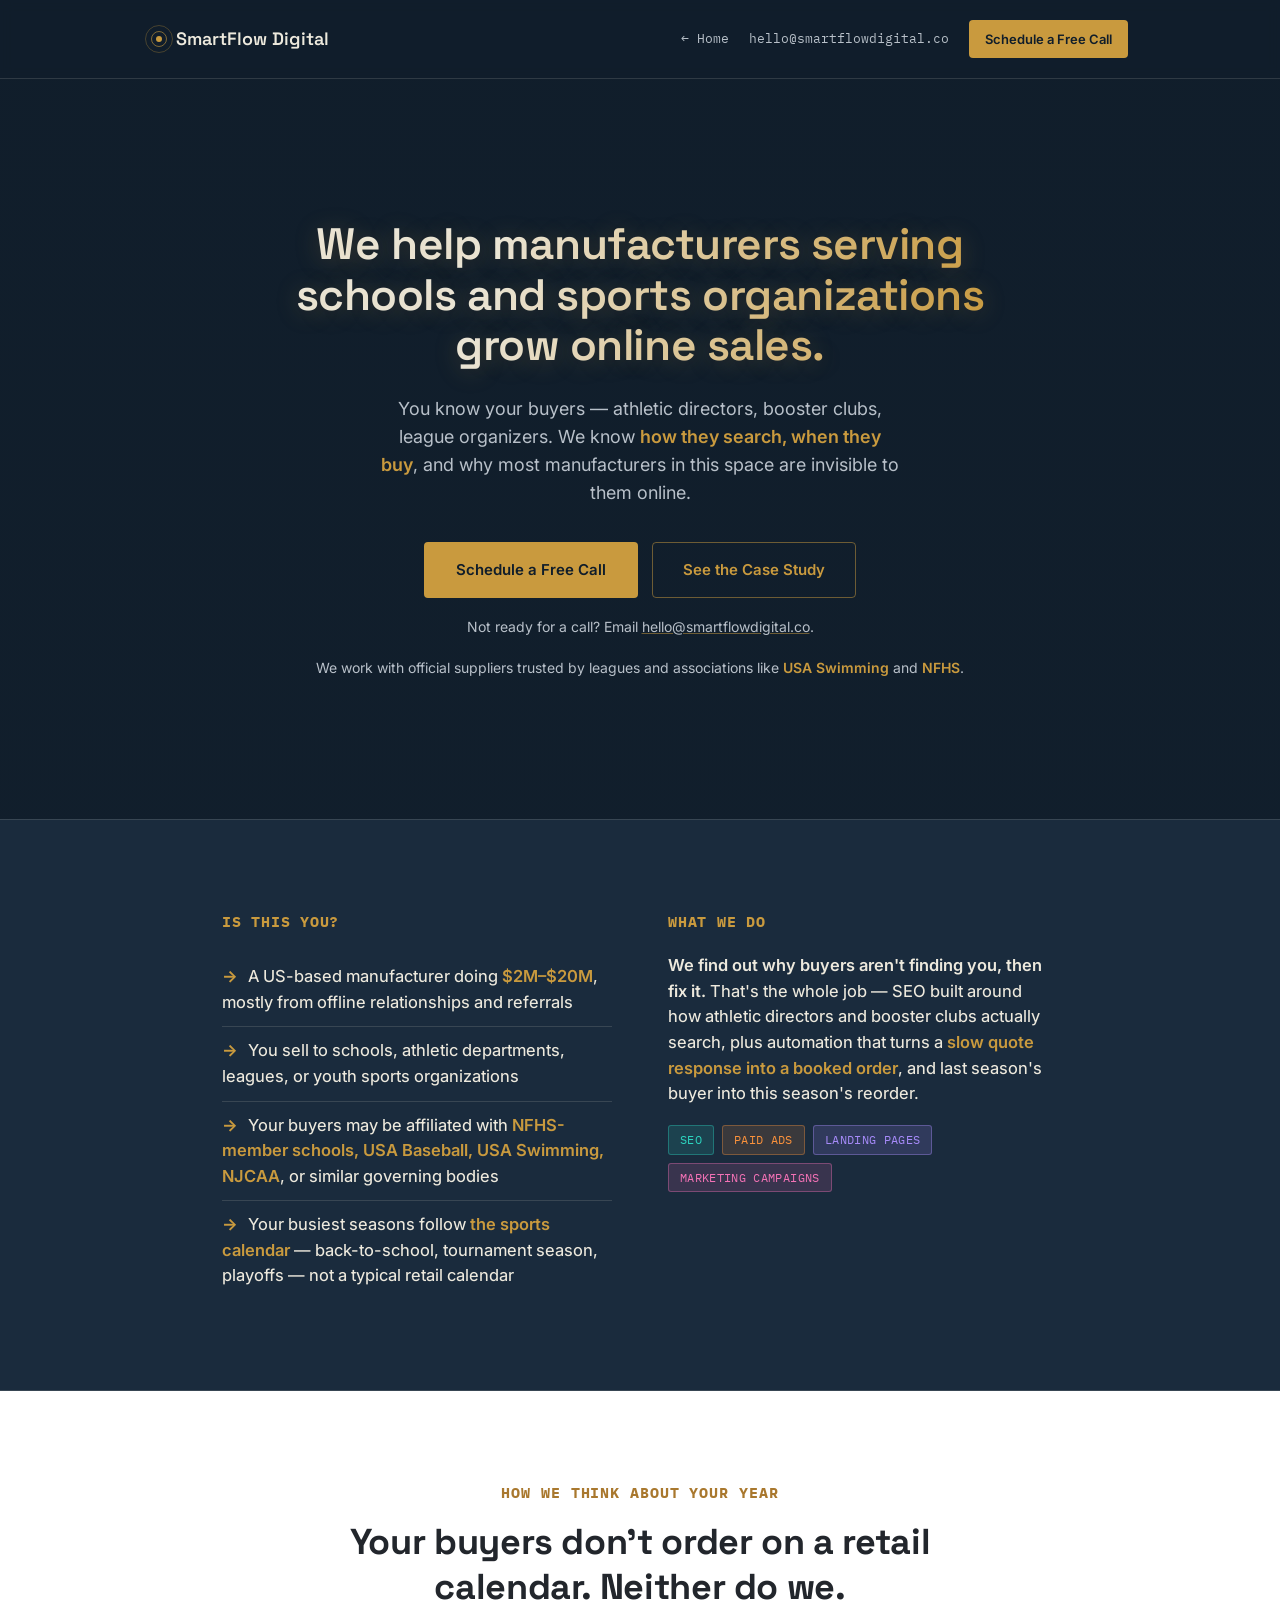
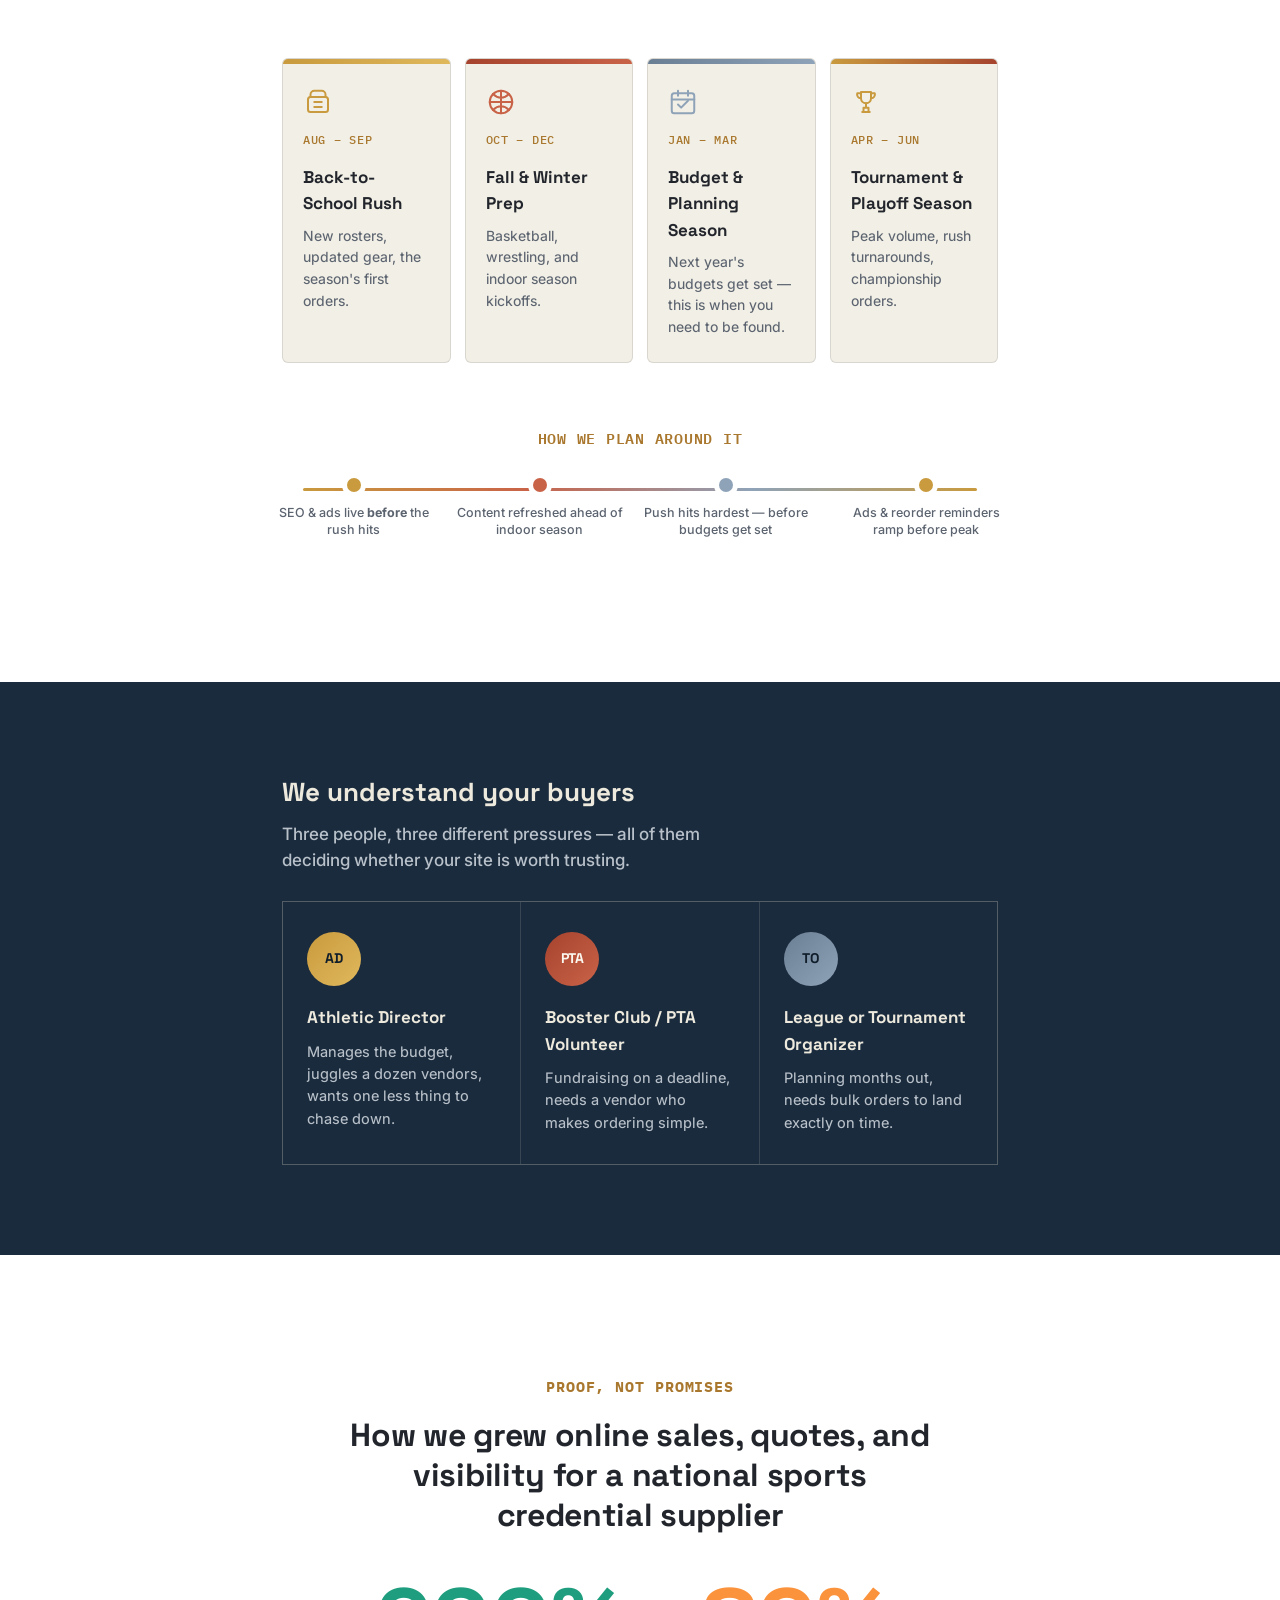
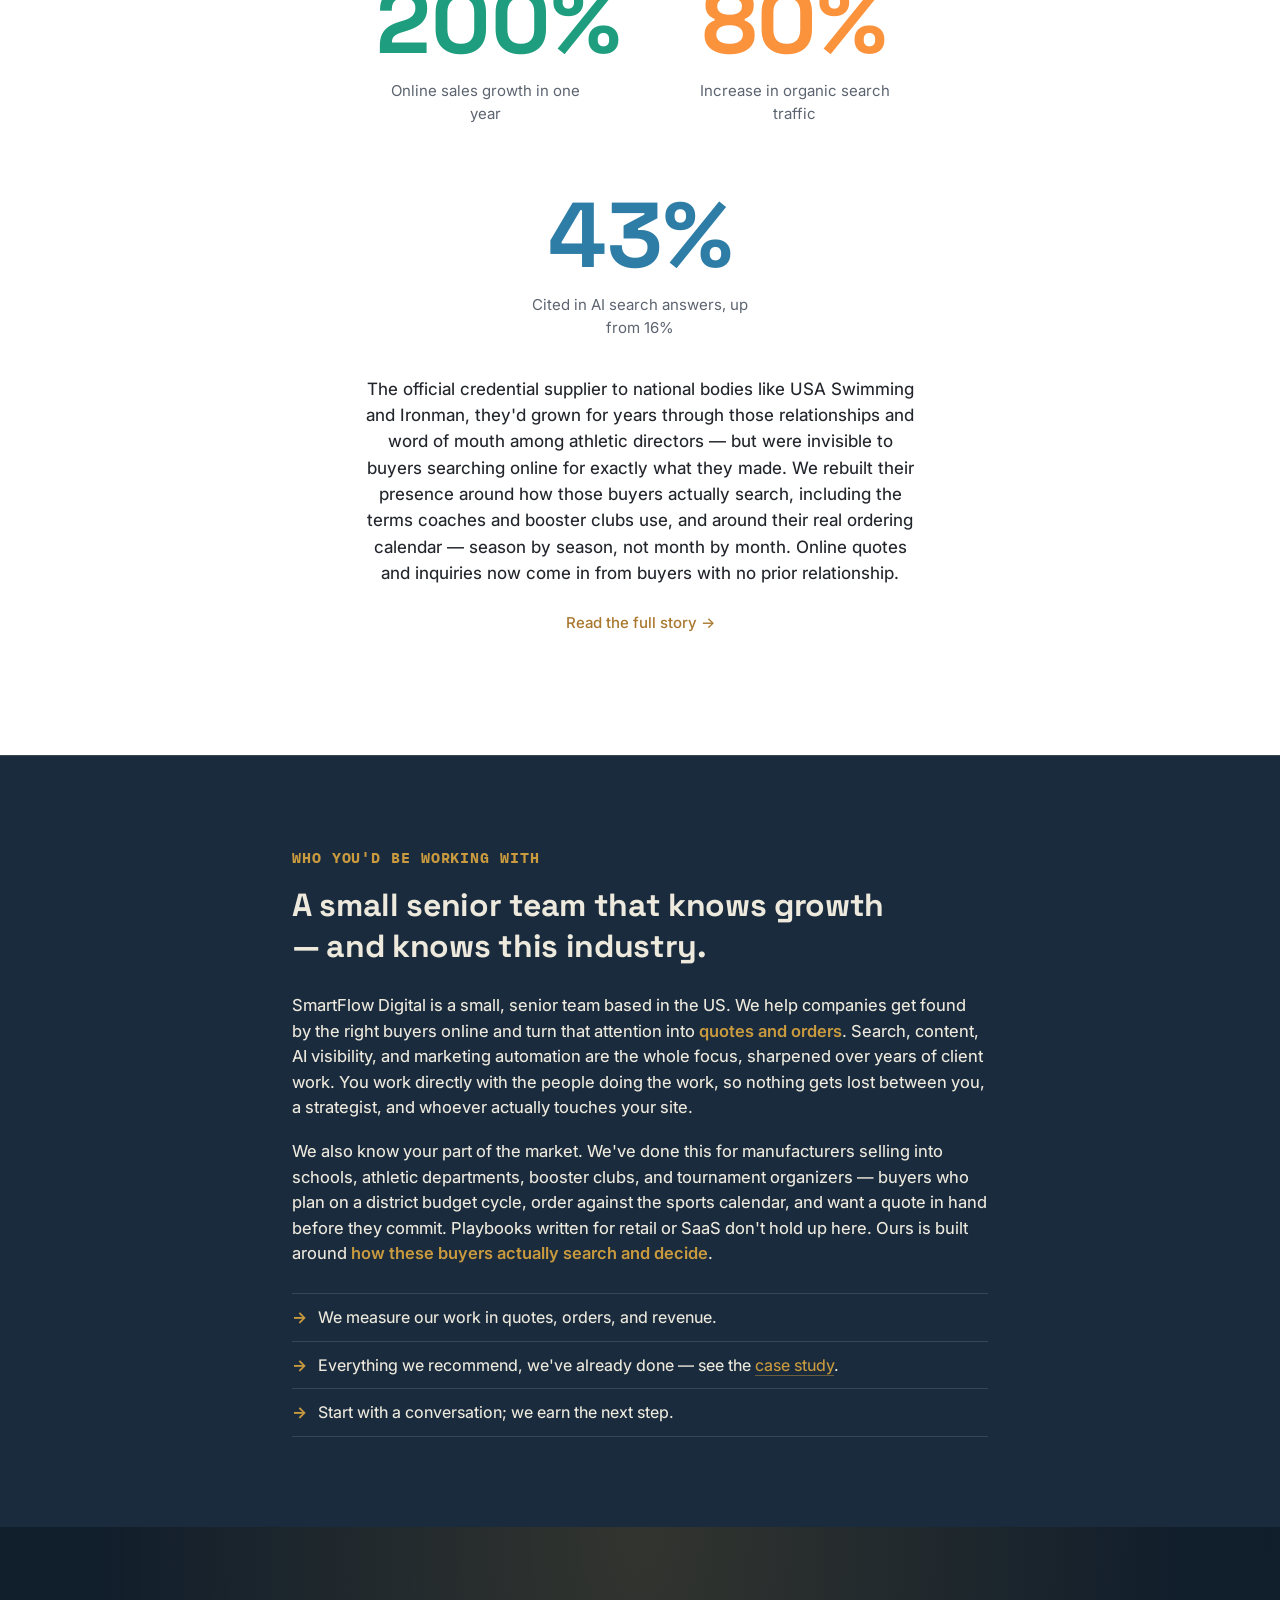
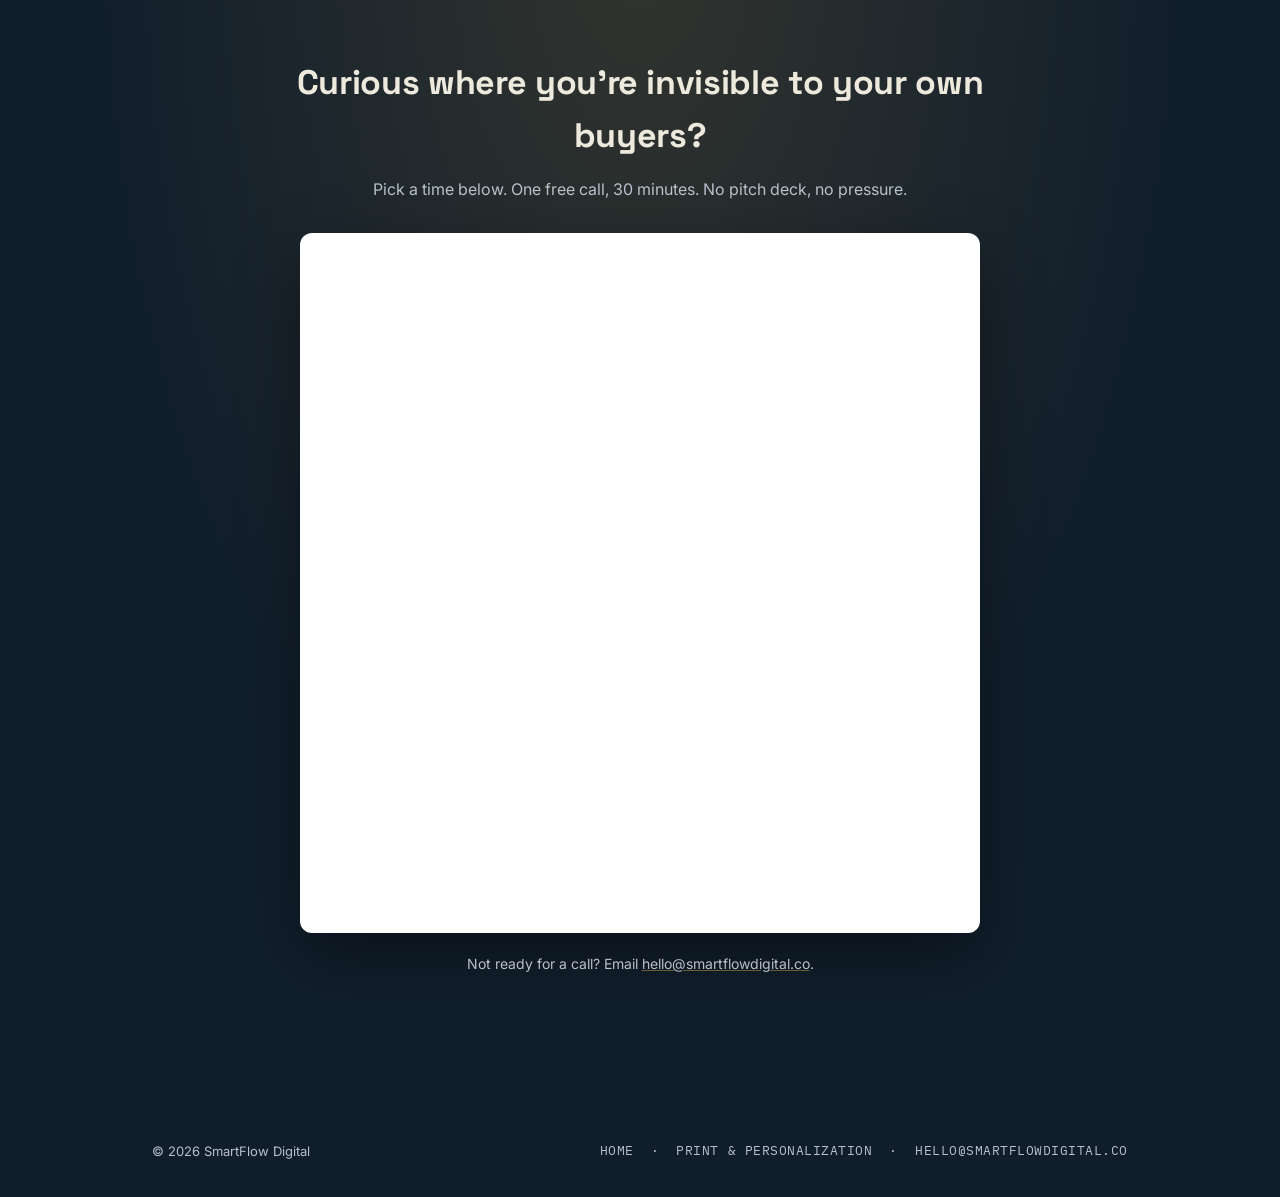
<file: sports/index.html>
<!DOCTYPE html>
<html lang="en">
<head>
<meta charset="UTF-8">
<title>SmartFlow Digital — For Sports & School Manufacturers</title>
<meta name="viewport" content="width=device-width, initial-scale=1.0">
<meta name="description" content="SmartFlow Digital helps US manufacturers who sell into schools, athletic departments, booster clubs, and tournament organizers get found by those buyers in Google and AI search.">
<link rel="preconnect" href="https://fonts.googleapis.com">
<link href="https://fonts.googleapis.com/css2?family=Space+Grotesk:wght@400;500;600;700&family=Inter:wght@400;500;600&family=IBM+Plex+Mono:wght@400;500&display=swap" rel="stylesheet">
<link rel="stylesheet" href="/assets/site.css">
<style>
  /* Foundation + section components (who-what, calendar, personas, timeline,
     proof, about) are in /assets/site.css */

  /* Hero */
  .hero {
    padding-top: 140px; padding-bottom: 140px; text-align: center;
    background:
      linear-gradient(180deg, rgba(16,29,42,0.95) 0%, rgba(16,29,42,0.9) 100%),
      url('https://images.unsplash.com/photo-1464983308776-3c7215084895?auto=format&fit=crop&w=1800&q=70') center/cover no-repeat;
  }
  .eyebrow { font-size: 13px; color: var(--gold); margin-bottom: 20px; }
  .aside { font-size: 13px; color: var(--cream-dim); margin-bottom: 20px; }
  h1.headline {
    font-size: 44px; font-weight: 600; line-height: 1.15; margin-bottom: 24px;
    background: linear-gradient(100deg, var(--cream) 30%, var(--gold) 100%);
    -webkit-background-clip: text; background-clip: text; -webkit-text-fill-color: transparent; color: var(--cream);
    text-shadow: 0 2px 24px rgba(201,154,62,0.25);
  }
  .sub { font-size: 18px; color: var(--cream-dim); max-width: 520px; margin: 0 auto 36px; }
  .reassure { margin-top: 20px; font-size: 14px; color: var(--cream-dim); }

  @media (max-width: 700px) {
    .hero { padding-top: 90px; padding-bottom: 90px; }
  }
</style>
</head>
<body>

<nav>
  <div class="wrap">
    <a class="logo" href="/"><span class="signal"><span class="dot"></span></span> SmartFlow Digital</a>
    <div class="nav-actions">
      <a class="nav-collapse" href="/">&larr; Home</a>
      <a class="nav-collapse" href="mailto:hello@smartflowdigital.co">hello@smartflowdigital.co</a>
      <a class="nav-cta" href="#contact">Schedule a Free Call</a>
    </div>
  </div>
</nav>

<section class="hero">
  <div class="wrap">
    <h1 class="headline">We help manufacturers serving schools and sports organizations grow online sales.</h1>
    <p class="sub">You know your buyers — athletic directors, booster clubs, league organizers. We know <mark>how they search, when they buy</mark>, and why most manufacturers in this space are invisible to them online.</p>
    <div class="cta-row">
      <a class="btn-primary" href="#contact">Schedule a Free Call</a>
      <a class="btn-secondary" href="/case-study.html">See the Case Study</a>
    </div>
    <a class="message-link" href="mailto:hello@smartflowdigital.co">Not ready for a call? Email <u>hello@smartflowdigital.co</u>.</a>
    <div class="reassure">We work with official suppliers trusted by leagues and associations like <mark>USA Swimming</mark> and <mark>NFHS</mark>.</div>
  </div>
</section>

<section class="who-what">
  <div class="wrap">
    <div>
      <div class="col-label mono">Is this you?</div>
      <ul>
        <li><span class="mark">→</span>A US-based manufacturer doing <mark>$2M–$20M</mark>, mostly from offline relationships and referrals</li>
        <li><span class="mark">→</span>You sell to schools, athletic departments, leagues, or youth sports organizations</li>
        <li><span class="mark">→</span>Your buyers may be affiliated with <mark>NFHS-member schools, USA Baseball, USA Swimming, NJCAA</mark>, or similar governing bodies</li>
        <li><span class="mark">→</span>Your busiest seasons follow <mark>the sports calendar</mark> — back-to-school, tournament season, playoffs — not a typical retail calendar</li>
      </ul>
    </div>
    <div>
      <div class="col-label mono">What we do</div>
      <p class="services-blurb"><strong>We find out why buyers aren't finding you, then fix it.</strong> That's the whole job — SEO built around how athletic directors and booster clubs actually search, plus automation that turns a <mark>slow quote response into a booked order</mark>, and last season's buyer into this season's reorder.</p>
      <div class="services-list">
        <span class="pill pill-teal">SEO</span>
        <span class="pill pill-orange">Paid Ads</span>
        <span class="pill pill-violet">Landing Pages</span>
        <span class="pill pill-pink">Marketing Campaigns</span>
      </div>
    </div>
  </div>
</section>

<section class="calendar-section light-panel">
  <div class="wrap">
    <div class="section-label mono">How we think about your year</div>
    <h2>Your buyers don't order on a retail calendar. Neither do we.</h2>
    <div class="calendar-strip">
      <div class="calendar-item">
        <div class="icon"><svg viewBox="0 0 24 24" fill="none" stroke="currentColor" stroke-width="1.6" stroke-linecap="round" stroke-linejoin="round"><path d="M6 8V6a3 3 0 0 1 3-3h6a3 3 0 0 1 3 3v2"/><rect x="4" y="8" width="16" height="12" rx="2"/><path d="M9 12h6M9 16h6"/></svg></div>
        <div class="period">Aug – Sep</div>
        <h4>Back-to-School Rush</h4>
        <p>New rosters, updated gear, the season's first orders.</p>
      </div>
      <div class="calendar-item">
        <div class="icon"><svg viewBox="0 0 24 24" fill="none" stroke="currentColor" stroke-width="1.6" stroke-linecap="round" stroke-linejoin="round"><circle cx="12" cy="12" r="9"/><path d="M12 3v18M3 12h18M5.6 5.6c2 2 4 3 6.4 3s4.4-1 6.4-3M5.6 18.4c2-2 4-3 6.4-3s4.4 1 6.4 3"/></svg></div>
        <div class="period">Oct – Dec</div>
        <h4>Fall &amp; Winter Prep</h4>
        <p>Basketball, wrestling, and indoor season kickoffs.</p>
      </div>
      <div class="calendar-item">
        <div class="icon"><svg viewBox="0 0 24 24" fill="none" stroke="currentColor" stroke-width="1.6" stroke-linecap="round" stroke-linejoin="round"><rect x="3" y="5" width="18" height="16" rx="2"/><path d="M3 10h18M8 3v4M16 3v4"/><path d="M8 14l2.5 2.5L16 11"/></svg></div>
        <div class="period">Jan – Mar</div>
        <h4>Budget &amp; Planning Season</h4>
        <p>Next year's budgets get set — this is when you need to be found.</p>
      </div>
      <div class="calendar-item">
        <div class="icon"><svg viewBox="0 0 24 24" fill="none" stroke="currentColor" stroke-width="1.6" stroke-linecap="round" stroke-linejoin="round"><path d="M8 4h8v5a4 4 0 0 1-8 0V4z"/><path d="M8 5H5a3 3 0 0 0 3 4M16 5h3a3 3 0 0 1-3 4"/><path d="M12 13v3M9 20h6M10 16.5h4v3.5h-4z"/></svg></div>
        <div class="period">Apr – Jun</div>
        <h4>Tournament &amp; Playoff Season</h4>
        <p>Peak volume, rush turnarounds, championship orders.</p>
      </div>
    </div>

    <div class="timeline-caption">How we plan around it</div>
    <div class="timeline-track">
      <div class="timeline-line"></div>
      <div class="timeline-node" style="left:10%">
        <div class="node-dot" style="background:#C99A3E"></div>
        <div class="node-label">SEO &amp; ads live <strong>before</strong> the rush hits</div>
      </div>
      <div class="timeline-node" style="left:36%">
        <div class="node-dot" style="background:#C96348"></div>
        <div class="node-label">Content refreshed ahead of indoor season</div>
      </div>
      <div class="timeline-node" style="left:62%">
        <div class="node-dot" style="background:#8FA3B8"></div>
        <div class="node-label">Push hits hardest — before budgets get set</div>
      </div>
      <div class="timeline-node" style="left:90%">
        <div class="node-dot" style="background:#C99A3E"></div>
        <div class="node-label">Ads &amp; reorder reminders ramp before peak</div>
      </div>
    </div>
  </div>
</section>

<section class="persona-section">
  <div class="wrap">
    <div class="persona-header">
      <div class="persona-label">We understand your buyers</div>
      <p class="persona-intro">Three people, three different pressures — all of them deciding whether your site is worth trusting.</p>
    </div>
    <div class="persona-grid">
      <div class="persona-card">
        <div class="persona-avatar">AD</div>
        <div class="role">Athletic Director</div>
        <p>Manages the budget, juggles a dozen vendors, wants one less thing to chase down.</p>
      </div>
      <div class="persona-card">
        <div class="persona-avatar">PTA</div>
        <div class="role">Booster Club / PTA Volunteer</div>
        <p>Fundraising on a deadline, needs a vendor who makes ordering simple.</p>
      </div>
      <div class="persona-card">
        <div class="persona-avatar">TO</div>
        <div class="role">League or Tournament Organizer</div>
        <p>Planning months out, needs bulk orders to land exactly on time.</p>
      </div>
    </div>
  </div>
</section>

<section class="proof light-panel">
  <div class="wrap">
    <div class="section-label mono">Proof, not promises</div>
    <h2>How we grew online sales, quotes, and visibility for a national sports credential supplier</h2>
    <div class="stat-row">
      <div class="stat">
        <div class="big-num">200%</div>
        <div class="big-num-label">Online sales growth in one year</div>
      </div>
      <div class="stat">
        <div class="big-num">80%</div>
        <div class="big-num-label">Increase in organic search traffic</div>
      </div>
      <div class="stat">
        <div class="big-num">43%</div>
        <div class="big-num-label">Cited in AI search answers, up from 16%</div>
      </div>
    </div>
    <p class="proof-story">The official credential supplier to national bodies like USA Swimming and Ironman, they'd grown for years through those relationships and word of mouth among athletic directors — but were invisible to buyers searching online for exactly what they made. We rebuilt their presence around how those buyers actually search, including the terms coaches and booster clubs use, and around their real ordering calendar — season by season, not month by month. Online quotes and inquiries now come in from buyers with no prior relationship.</p>
    <a class="link" href="/case-study.html">Read the full story →</a>
  </div>
</section>

<section class="about">
  <div class="wrap">
    <div class="section-label mono">Who you'd be working with</div>
    <h2>A small senior team that knows growth — and knows this industry.</h2>
    <p>SmartFlow Digital is a small, senior team based in the US. We help companies get found by the right buyers online and turn that attention into <mark>quotes and orders</mark>. Search, content, AI visibility, and marketing automation are the whole focus, sharpened over years of client work. You work directly with the people doing the work, so nothing gets lost between you, a strategist, and whoever actually touches your site.</p>
    <p>We also know your part of the market. We've done this for manufacturers selling into schools, athletic departments, booster clubs, and tournament organizers — buyers who plan on a district budget cycle, order against the sports calendar, and want a quote in hand before they commit. Playbooks written for retail or SaaS don't hold up here. Ours is built around <mark>how these buyers actually search and decide</mark>.</p>
    <ul>
      <li>We measure our work in quotes, orders, and revenue.</li>
      <li>Everything we recommend, we've already done — see the <a href="/case-study.html">case study</a>.</li>
      <li>Start with a conversation; we earn the next step.</li>
    </ul>
  </div>
</section>

<section class="final-cta" id="contact">
  <div class="wrap">
    <h2>Curious where you're invisible to your own buyers?</h2>
    <p>Pick a time below. One free call, 30 minutes. No pitch deck, no pressure.</p>
    <div class="calendly-embed">
      <div class="calendly-inline-widget" data-url="https://calendly.com/dhiraj-smartflowdigital/30min?hide_gdpr_banner=1"></div>
    </div>
    <a class="message-link" href="mailto:hello@smartflowdigital.co">Not ready for a call? Email <u>hello@smartflowdigital.co</u>.</a>
  </div>
</section>

<footer>
  <div class="wrap">
    <span>© 2026 SmartFlow Digital</span>
    <span class="mono"><a href="/">Home</a> &nbsp;·&nbsp; <a href="/print/">Print &amp; Personalization</a> &nbsp;·&nbsp; <a href="mailto:hello@smartflowdigital.co">hello@smartflowdigital.co</a></span>
  </div>
</footer>

<script type="text/javascript" src="https://assets.calendly.com/assets/external/widget.js" async></script>

</body>
</html>
</file>
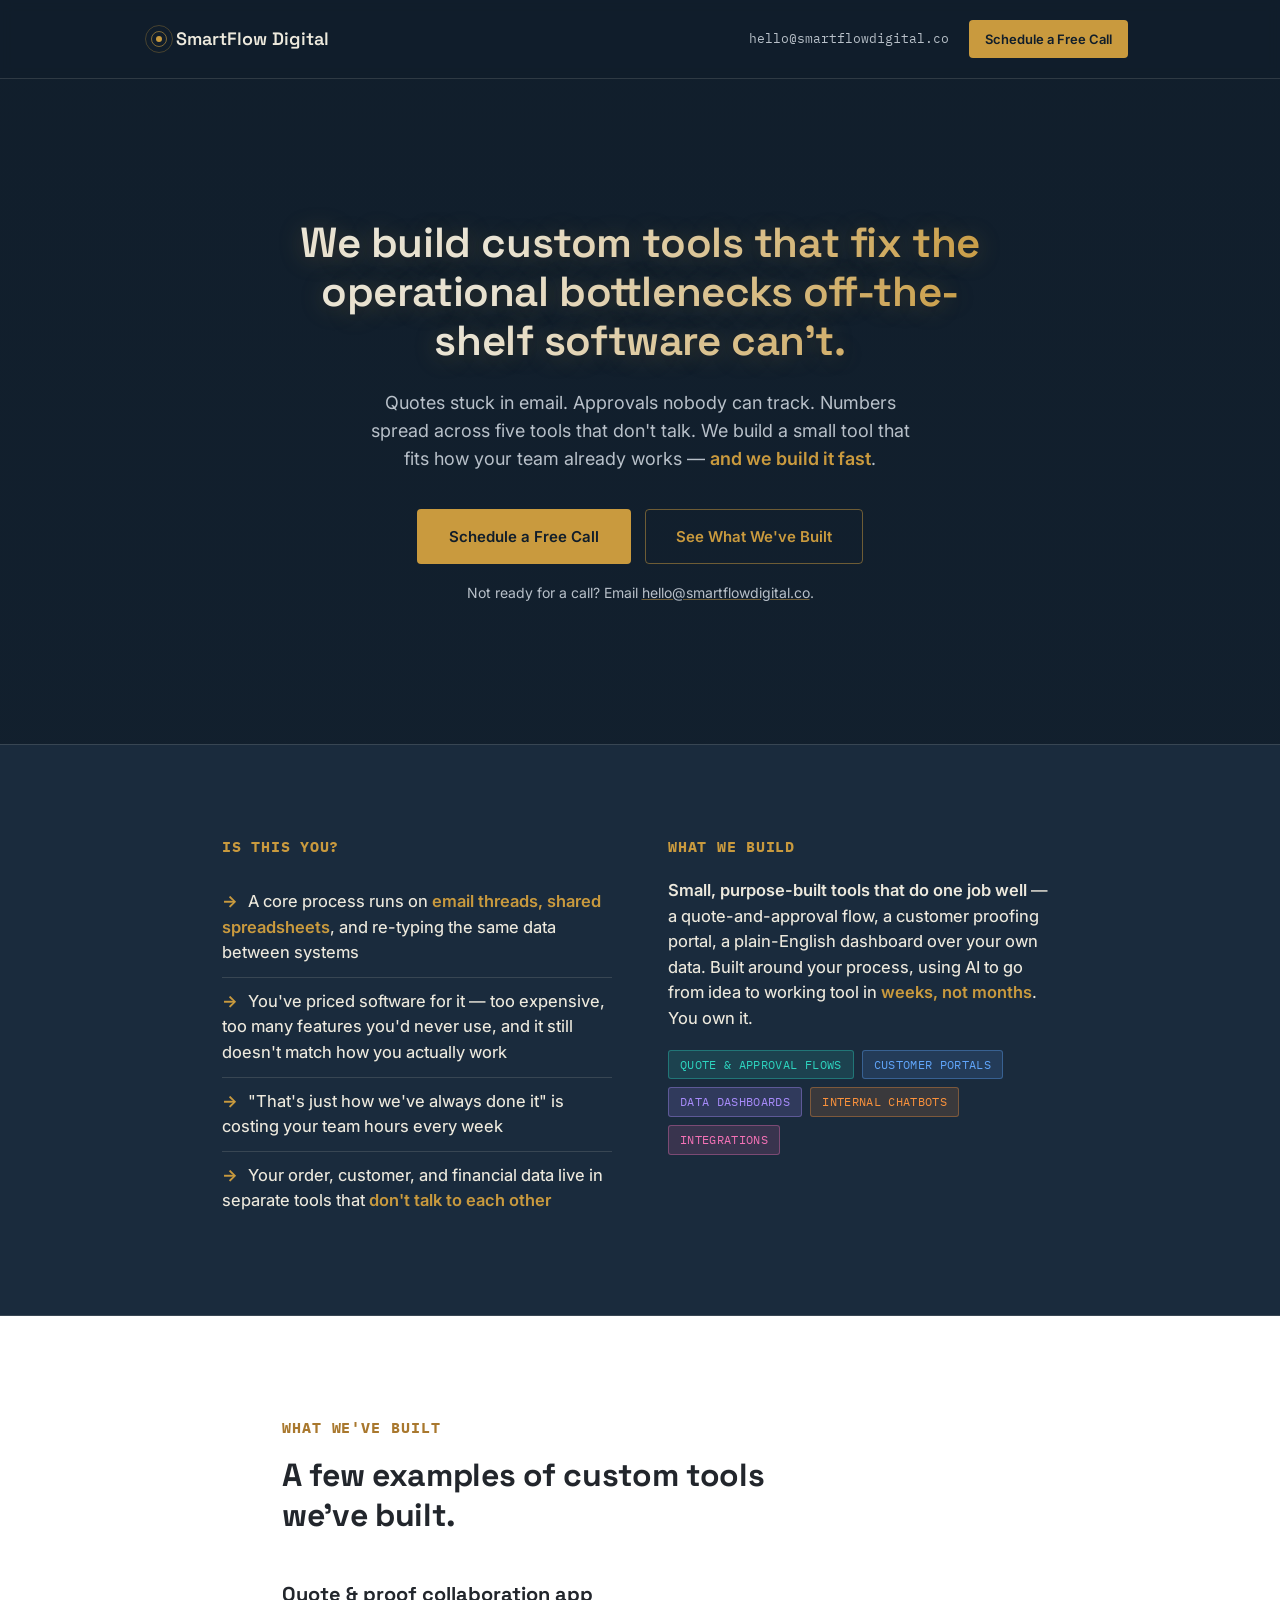
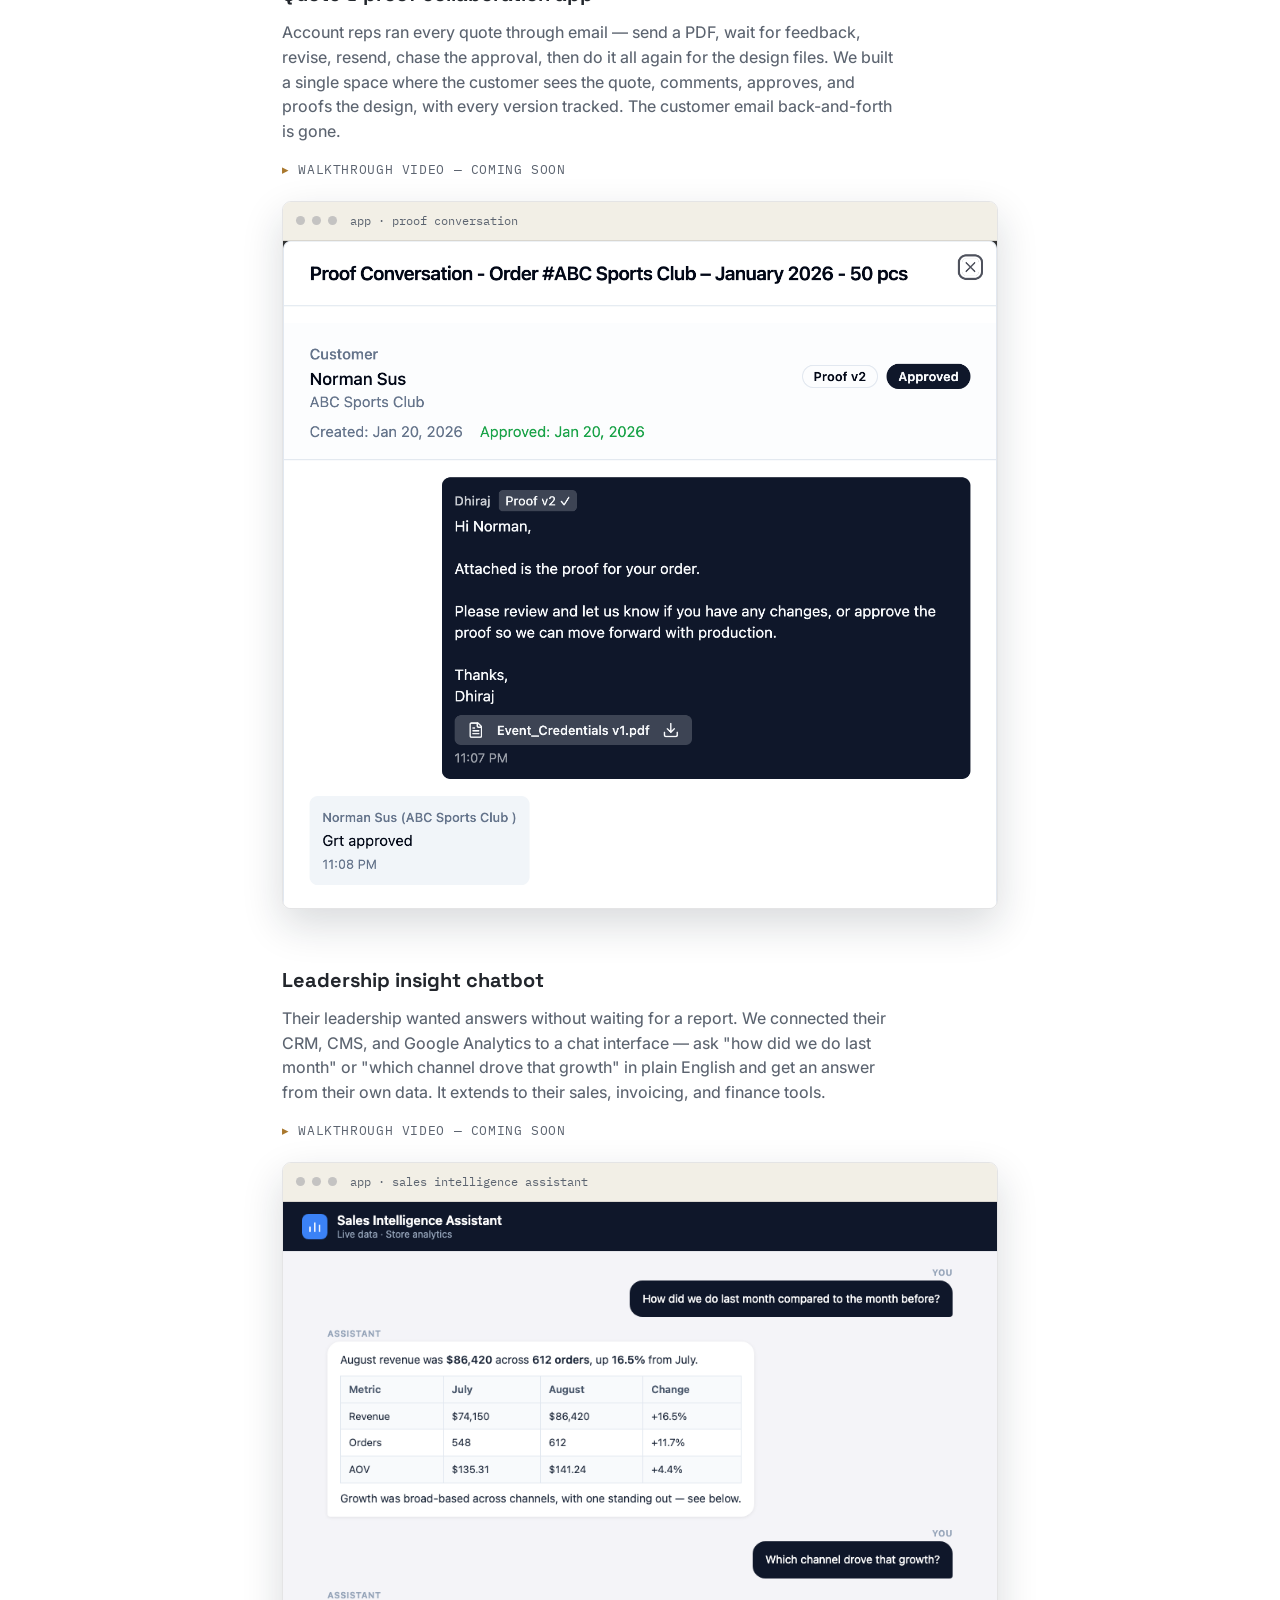
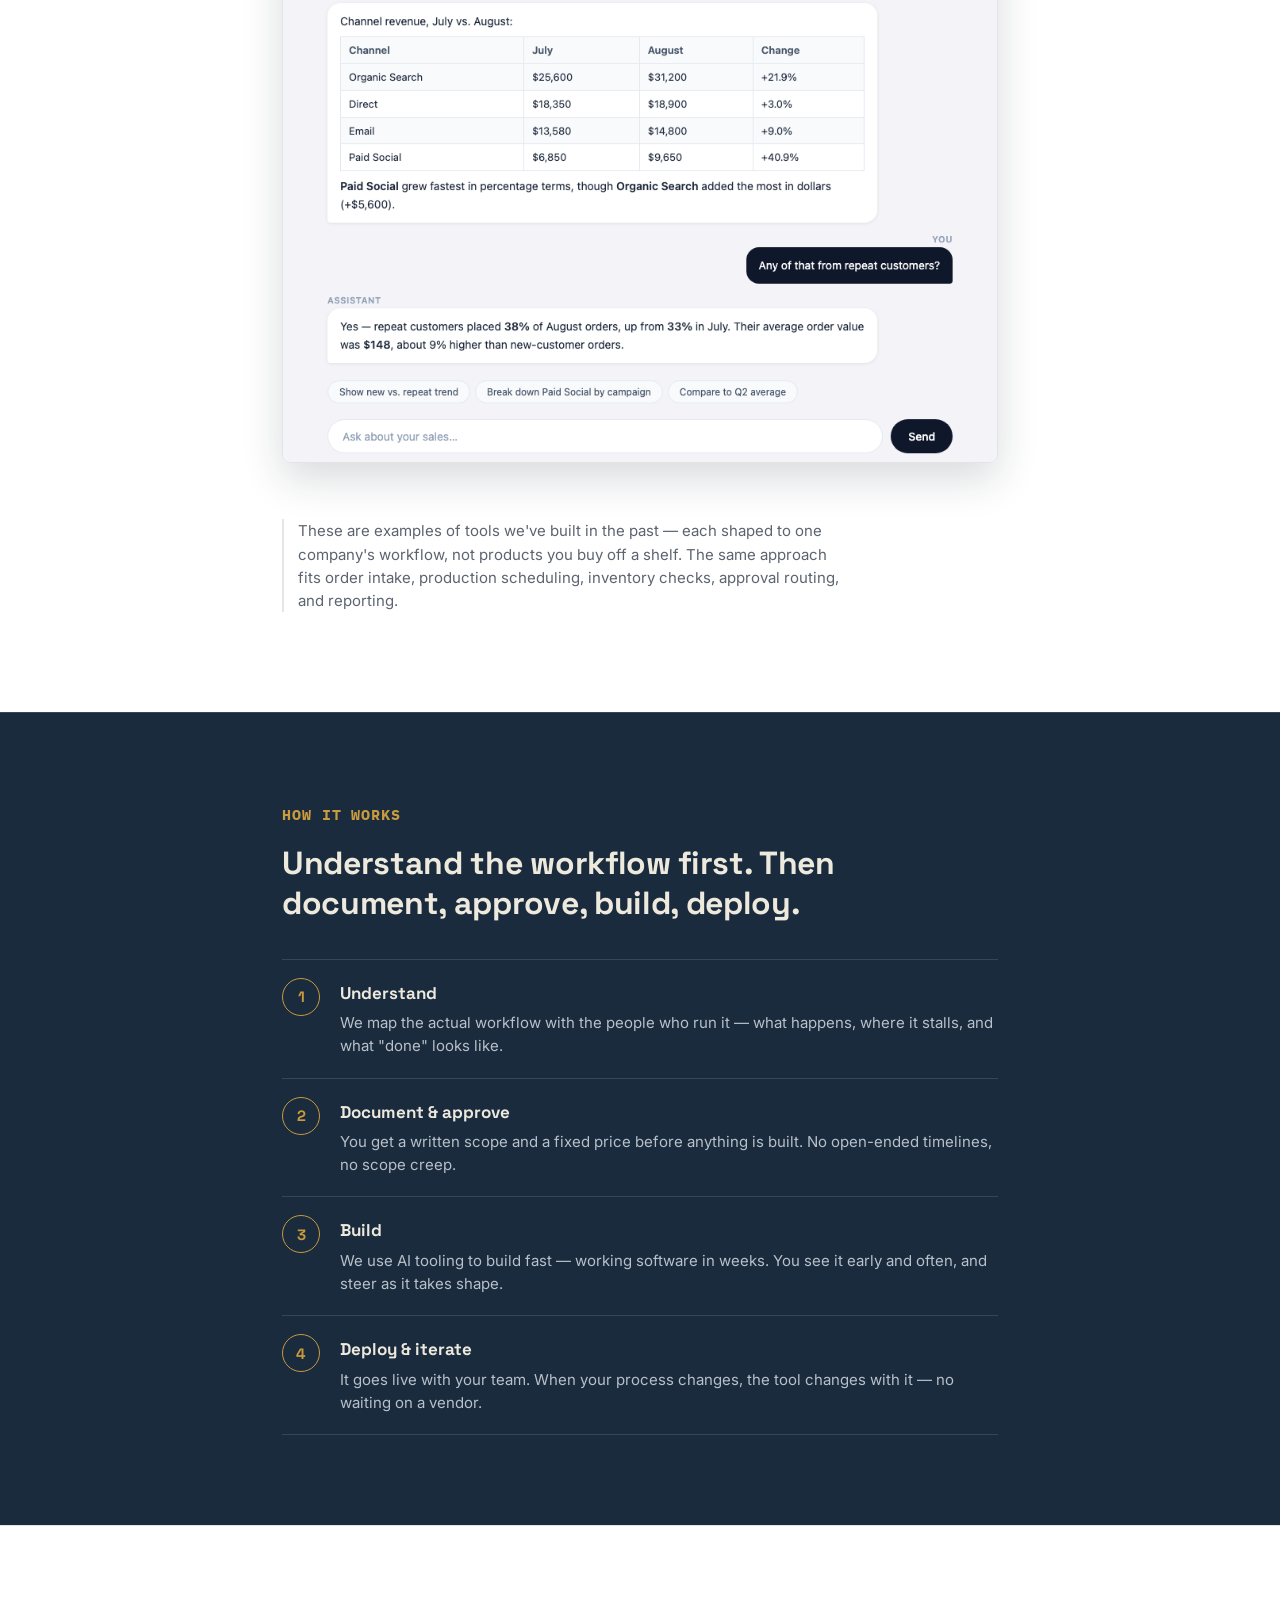
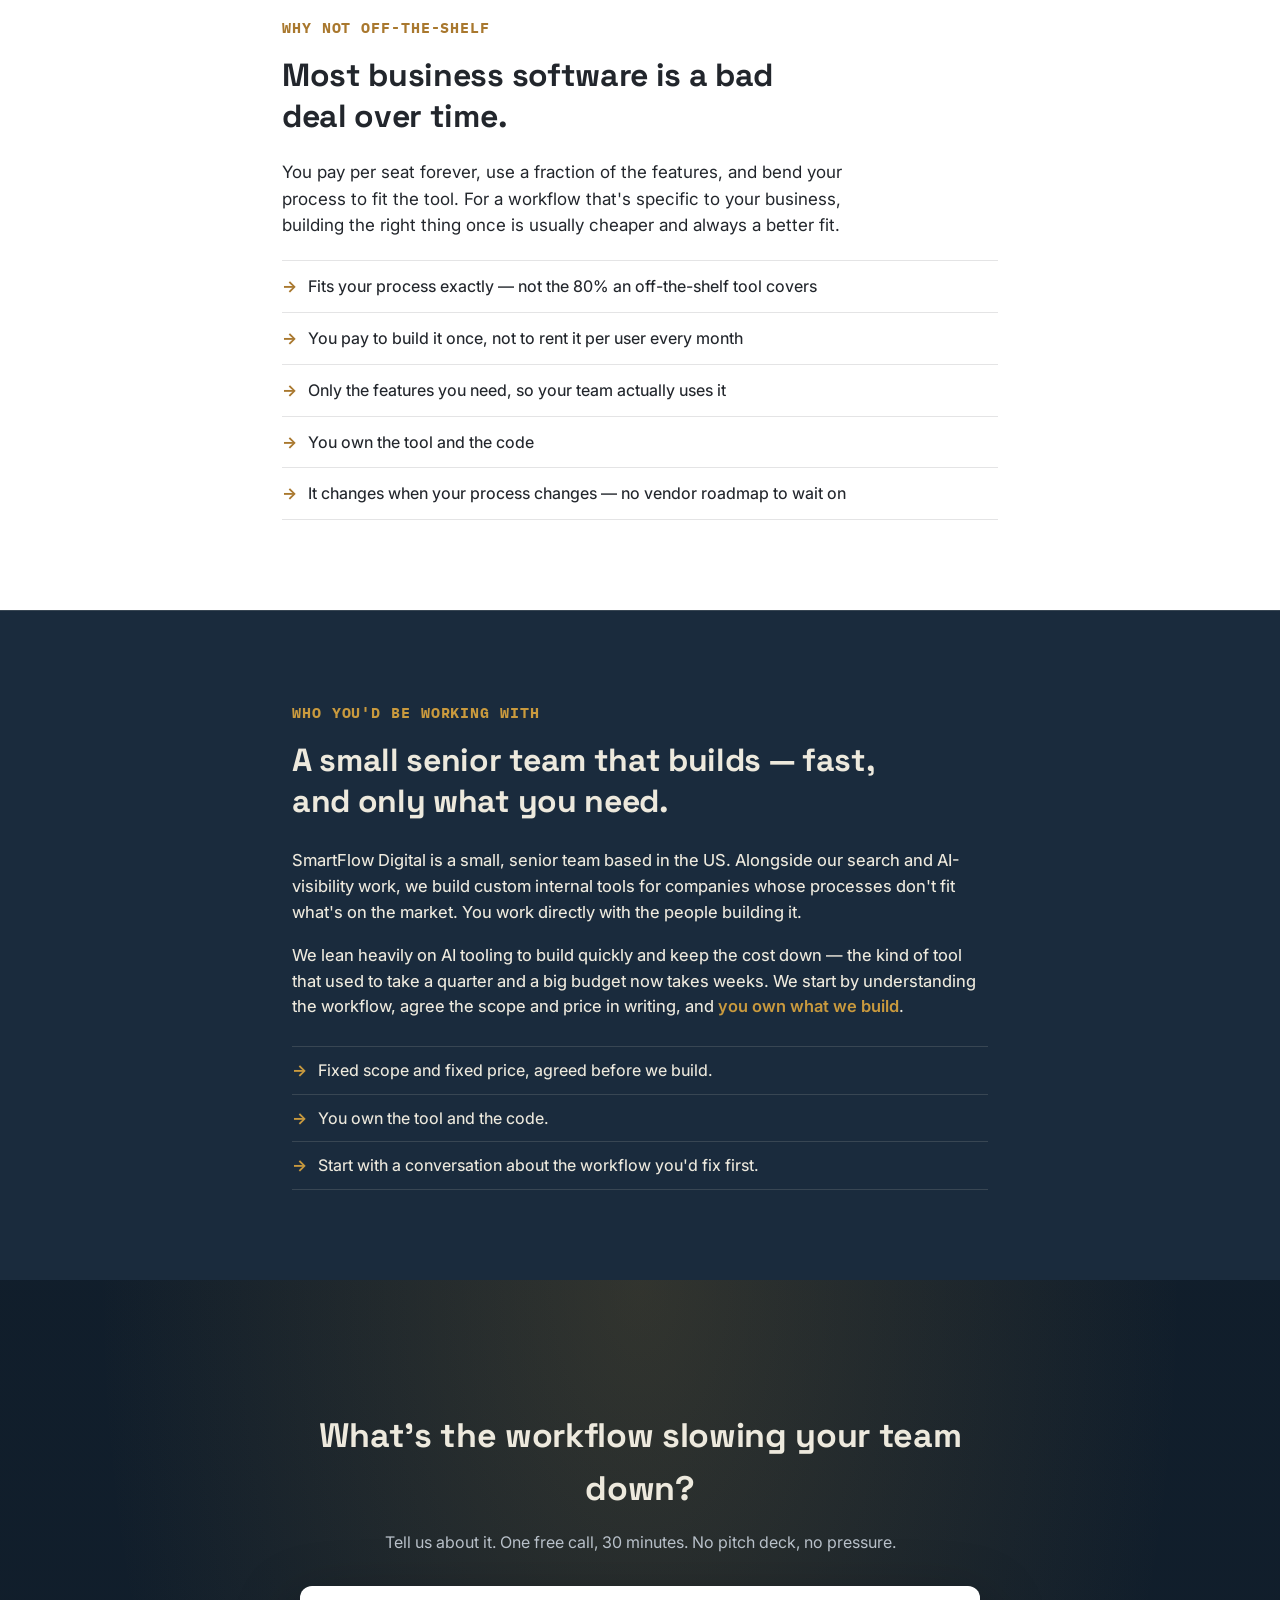
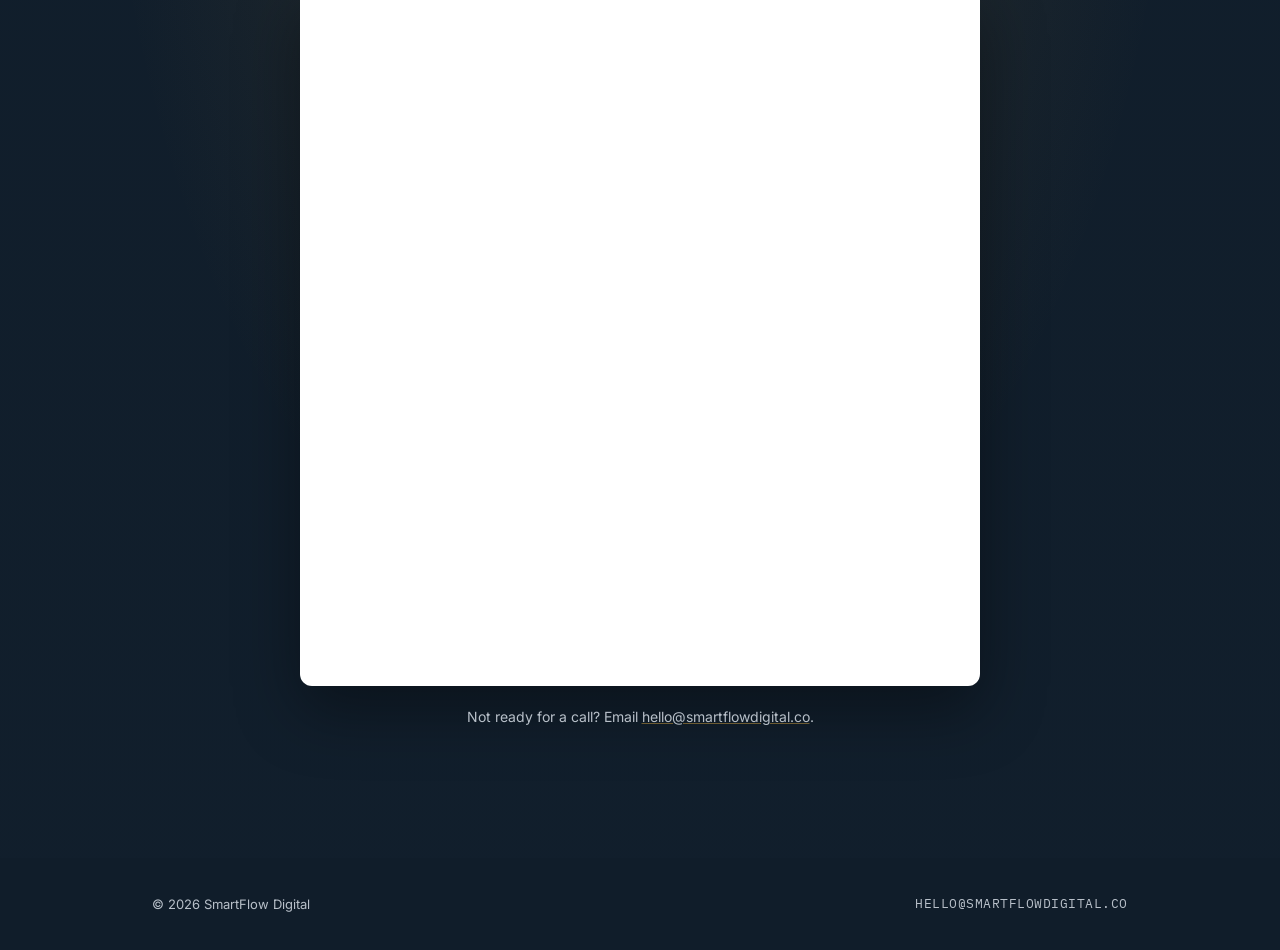
<file: workflow/index.html>
<!DOCTYPE html>
<html lang="en">
<head>
<meta charset="UTF-8">
<title>SmartFlow Digital — Custom Tools That Fix Operational Bottlenecks</title>
<meta name="viewport" content="width=device-width, initial-scale=1.0">
<meta name="description" content="SmartFlow Digital builds custom internal tools for manufacturers and specialty suppliers — quote workflows, approval flows, customer portals, data dashboards — shaped to how your team already works, built fast with AI.">
<link rel="preconnect" href="https://fonts.googleapis.com">
<link href="https://fonts.googleapis.com/css2?family=Space+Grotesk:wght@400;500;600;700&family=Inter:wght@400;500;600&family=IBM+Plex+Mono:wght@400;500&display=swap" rel="stylesheet">
<link rel="stylesheet" href="/assets/site.css">
<style>
  /* Foundation + who-what / about components are in /assets/site.css.
     Below: page-specific hero + single-use components (examples, process, pov). */

  .hero {
    padding-top: 140px; padding-bottom: 140px; text-align: center;
    background:
      linear-gradient(180deg, rgba(16,29,42,0.9) 0%, rgba(16,29,42,0.82) 100%),
      url('https://images.unsplash.com/photo-1743385779347-1549dabf1320?auto=format&fit=crop&w=1800&q=72') center/cover no-repeat;
  }
  .final-cta {
    background:
      radial-gradient(ellipse at 50% 0%, rgba(201,154,62,0.18) 0%, transparent 60%),
      linear-gradient(180deg, rgba(16,29,42,0.94) 0%, rgba(16,29,42,0.9) 100%),
      url('https://images.unsplash.com/photo-1551288049-bebda4e38f71?auto=format&fit=crop&w=1800&q=70') center/cover no-repeat;
  }
  h1.headline {
    font-size: 42px; font-weight: 600; line-height: 1.16; margin-bottom: 24px;
    background: linear-gradient(100deg, var(--cream) 30%, var(--gold) 100%);
    -webkit-background-clip: text; background-clip: text; -webkit-text-fill-color: transparent; color: var(--cream);
    text-shadow: 0 2px 24px rgba(201,154,62,0.25);
  }
  .sub { font-size: 18px; color: var(--cream-dim); max-width: 560px; margin: 0 auto 36px; }

  /* Examples */
  .examples { padding: 100px 0; }
  .examples .section-label { font-size: 15px; font-weight: 700; color: var(--gold); margin-bottom: 16px; letter-spacing: 0.06em; }
  .examples h2 { font-family: 'Space Grotesk', sans-serif; font-size: 32px; font-weight: 700; line-height: 1.25; margin-bottom: 44px; max-width: 560px; color: var(--cream); }
  .example { margin-bottom: 56px; }
  .example-frame { border: 1px solid var(--line); border-radius: 9px; overflow: hidden; box-shadow: 0 16px 40px rgba(16,29,42,0.16); }
  .example-shot { display: block; width: 100%; height: auto; background: #fff; }
  .example-bar { display: flex; align-items: center; gap: 7px; padding: 10px 13px; background: var(--bg-darker); border-bottom: 1px solid var(--line); }
  .example-bar i { width: 9px; height: 9px; border-radius: 50%; background: rgba(140,140,150,0.45); flex: none; }
  .example-bar span { margin-left: 6px; font-family: 'IBM Plex Mono', monospace; font-size: 11.5px; color: var(--cream-dim); }
  .example-body { margin-bottom: 20px; max-width: 620px; }
  .example-body h3 { font-family: 'Space Grotesk', sans-serif; font-size: 20px; font-weight: 700; margin-bottom: 10px; color: var(--cream); }
  .example-body p { font-size: 16px; font-weight: 450; color: var(--cream-dim); margin-bottom: 12px; }
  .example-body .walkthrough { font-family: 'IBM Plex Mono', monospace; font-size: 12.5px; color: var(--cream-dim); text-transform: uppercase; letter-spacing: 0.05em; }
  .example-body .walkthrough::before { content: '▸ '; color: var(--gold); }
  .examples .note { font-size: 15px; color: var(--cream-dim); border-left: 2px solid var(--line); padding-left: 14px; max-width: 560px; }

  /* How it works */
  .process { padding: 90px 0; border-top: 1px solid var(--line); }
  .process .section-label { font-size: 15px; font-weight: 700; color: var(--gold); margin-bottom: 16px; letter-spacing: 0.06em; }
  .process h2 { font-family: 'Space Grotesk', sans-serif; font-size: 32px; font-weight: 700; line-height: 1.25; margin-bottom: 36px; max-width: 560px; color: var(--cream); }
  .process ol { list-style: none; counter-reset: step; }
  .process li { counter-increment: step; position: relative; padding: 20px 0 20px 58px; border-top: 1px solid var(--line); }
  .process li:last-child { border-bottom: 1px solid var(--line); }
  .process li::before {
    content: counter(step); position: absolute; left: 0; top: 18px; width: 36px; height: 36px; border-radius: 50%;
    border: 1px solid var(--gold); color: var(--gold); font-family: 'Space Grotesk', sans-serif; font-weight: 700; font-size: 15px;
    display: flex; align-items: center; justify-content: center;
  }
  .process li h4 { font-family: 'Space Grotesk', sans-serif; font-size: 17px; font-weight: 700; color: var(--cream); margin-bottom: 5px; }
  .process li p { font-size: 15px; color: var(--cream-dim); }

  /* Why not off-the-shelf */
  .pov { padding: 90px 0; border-top: 1px solid var(--line); }
  .pov .section-label { font-size: 15px; font-weight: 700; color: var(--gold); margin-bottom: 16px; letter-spacing: 0.06em; }
  .pov h2 { font-family: 'Space Grotesk', sans-serif; font-size: 32px; font-weight: 700; line-height: 1.28; margin-bottom: 22px; max-width: 560px; color: var(--cream); }
  .pov .lead { font-size: 17px; color: var(--cream); margin-bottom: 8px; max-width: 600px; }
  .pov ul { list-style: none; margin-top: 22px; border-top: 1px solid var(--line); }
  .pov li { padding: 13px 0 13px 26px; font-size: 16px; font-weight: 450; color: var(--cream); border-bottom: 1px solid var(--line); position: relative; }
  .pov li::before { content: '\2192'; position: absolute; left: 0; top: 13px; color: var(--gold); font-weight: 700; }

  @media (max-width: 700px) {
    .hero { padding-top: 90px; padding-bottom: 90px; }
    .examples, .process, .pov { padding: 60px 0; }
    .examples h2, .process h2, .pov h2 { font-size: 24px; }
  }
</style>
</head>
<body>

<nav>
  <div class="wrap">
    <span class="logo"><span class="signal"><span class="dot"></span></span> SmartFlow Digital</span>
    <div class="nav-actions">
      <a class="nav-collapse" href="mailto:hello@smartflowdigital.co">hello@smartflowdigital.co</a>
      <a class="nav-cta" href="#contact">Schedule a Free Call</a>
    </div>
  </div>
</nav>

<section class="hero">
  <div class="wrap">
    <h1 class="headline">We build custom tools that fix the operational bottlenecks off-the-shelf software can't.</h1>
    <p class="sub">Quotes stuck in email. Approvals nobody can track. Numbers spread across five tools that don't talk. We build a small tool that fits how your team already works — <mark>and we build it fast</mark>.</p>
    <div class="cta-row">
      <a class="btn-primary" href="#contact">Schedule a Free Call</a>
      <a class="btn-secondary" href="#examples">See What We've Built</a>
    </div>
    <a class="message-link" href="mailto:hello@smartflowdigital.co">Not ready for a call? Email <u>hello@smartflowdigital.co</u>.</a>
  </div>
</section>

<section class="who-what">
  <div class="wrap">
    <div>
      <div class="col-label mono">Is this you?</div>
      <ul>
        <li><span class="mark">→</span>A core process runs on <mark>email threads, shared spreadsheets</mark>, and re-typing the same data between systems</li>
        <li><span class="mark">→</span>You've priced software for it — too expensive, too many features you'd never use, and it still doesn't match how you actually work</li>
        <li><span class="mark">→</span>"That's just how we've always done it" is costing your team hours every week</li>
        <li><span class="mark">→</span>Your order, customer, and financial data live in separate tools that <mark>don't talk to each other</mark></li>
      </ul>
    </div>
    <div>
      <div class="col-label mono">What we build</div>
      <p class="services-blurb"><strong>Small, purpose-built tools that do one job well</strong> — a quote-and-approval flow, a customer proofing portal, a plain-English dashboard over your own data. Built around your process, using AI to go from idea to working tool in <mark>weeks, not months</mark>. You own it.</p>
      <div class="services-list">
        <span class="pill pill-teal">Quote &amp; Approval Flows</span>
        <span class="pill pill-blue">Customer Portals</span>
        <span class="pill pill-violet">Data Dashboards</span>
        <span class="pill pill-orange">Internal Chatbots</span>
        <span class="pill pill-pink">Integrations</span>
      </div>
    </div>
  </div>
</section>

<section class="examples light-panel" id="examples">
  <div class="wrap">
    <div class="section-label mono">What we've built</div>
    <h2>A few examples of custom tools we've built.</h2>

    <div class="example">
      <div class="example-body">
        <h3>Quote &amp; proof collaboration app</h3>
        <p>Account reps ran every quote through email — send a PDF, wait for feedback, revise, resend, chase the approval, then do it all again for the design files. We built a single space where the customer sees the quote, comments, approves, and proofs the design, with every version tracked. The customer email back-and-forth is gone.</p>
        <span class="walkthrough">Walkthrough video — coming soon</span>
      </div>
      <div class="example-frame">
        <div class="example-bar"><i></i><i></i><i></i><span>app · proof conversation</span></div>
        <img class="example-shot" src="/assets/quote-approval-proof.png" width="1344" height="1256" loading="lazy" alt="A proof conversation in the app: the team posts 'Proof v2' with a PDF attached, the customer replies 'approved', and the order shows an Approved status with a timestamp — the whole exchange in one tracked thread.">
      </div>
    </div>

    <div class="example">
      <div class="example-body">
        <h3>Leadership insight chatbot</h3>
        <p>Their leadership wanted answers without waiting for a report. We connected their CRM, CMS, and Google Analytics to a chat interface — ask "how did we do last month" or "which channel drove that growth" in plain English and get an answer from their own data. It extends to their sales, invoicing, and finance tools.</p>
        <span class="walkthrough">Walkthrough video — coming soon</span>
      </div>
      <div class="example-frame">
        <div class="example-bar"><i></i><i></i><i></i><span>app · sales intelligence assistant</span></div>
        <img class="example-shot" src="/assets/sales-assistant-chatbot.png" width="900" height="1085" loading="lazy" alt="Chat interface answering 'How did we do last month compared to the month before?' with a revenue comparison table, then a channel-by-channel breakdown, then a repeat-customer figure — all pulled from the company's own analytics.">
      </div>
    </div>

    <p class="note">These are examples of tools we've built in the past — each shaped to one company's workflow, not products you buy off a shelf. The same approach fits order intake, production scheduling, inventory checks, approval routing, and reporting.</p>
  </div>
</section>

<section class="process">
  <div class="wrap">
    <div class="section-label mono">How it works</div>
    <h2>Understand the workflow first. Then document, approve, build, deploy.</h2>
    <ol>
      <li>
        <h4>Understand</h4>
        <p>We map the actual workflow with the people who run it — what happens, where it stalls, and what "done" looks like.</p>
      </li>
      <li>
        <h4>Document &amp; approve</h4>
        <p>You get a written scope and a fixed price before anything is built. No open-ended timelines, no scope creep.</p>
      </li>
      <li>
        <h4>Build</h4>
        <p>We use AI tooling to build fast — working software in weeks. You see it early and often, and steer as it takes shape.</p>
      </li>
      <li>
        <h4>Deploy &amp; iterate</h4>
        <p>It goes live with your team. When your process changes, the tool changes with it — no waiting on a vendor.</p>
      </li>
    </ol>
  </div>
</section>

<section class="pov light-panel">
  <div class="wrap">
    <div class="section-label mono">Why not off-the-shelf</div>
    <h2>Most business software is a bad deal over time.</h2>
    <p class="lead">You pay per seat forever, use a fraction of the features, and bend your process to fit the tool. For a workflow that's specific to your business, building the right thing once is usually cheaper and always a better fit.</p>
    <ul>
      <li>Fits your process exactly — not the 80% an off-the-shelf tool covers</li>
      <li>You pay to build it once, not to rent it per user every month</li>
      <li>Only the features you need, so your team actually uses it</li>
      <li>You own the tool and the code</li>
      <li>It changes when your process changes — no vendor roadmap to wait on</li>
    </ul>
  </div>
</section>

<section class="about">
  <div class="wrap">
    <div class="section-label mono">Who you'd be working with</div>
    <h2>A small senior team that builds — fast, and only what you need.</h2>
    <p>SmartFlow Digital is a small, senior team based in the US. Alongside our search and AI-visibility work, we build custom internal tools for companies whose processes don't fit what's on the market. You work directly with the people building it.</p>
    <p>We lean heavily on AI tooling to build quickly and keep the cost down — the kind of tool that used to take a quarter and a big budget now takes weeks. We start by understanding the workflow, agree the scope and price in writing, and <mark>you own what we build</mark>.</p>
    <ul>
      <li>Fixed scope and fixed price, agreed before we build.</li>
      <li>You own the tool and the code.</li>
      <li>Start with a conversation about the workflow you'd fix first.</li>
    </ul>
  </div>
</section>

<section class="final-cta" id="contact">
  <div class="wrap">
    <h2>What's the workflow slowing your team down?</h2>
    <p>Tell us about it. One free call, 30 minutes. No pitch deck, no pressure.</p>
    <div class="calendly-embed">
      <div class="calendly-inline-widget" data-url="https://calendly.com/dhiraj-smartflowdigital/30min?hide_gdpr_banner=1"></div>
    </div>
    <a class="message-link" href="mailto:hello@smartflowdigital.co">Not ready for a call? Email <u>hello@smartflowdigital.co</u>.</a>
  </div>
</section>

<footer>
  <div class="wrap">
    <span>© 2026 SmartFlow Digital</span>
    <span class="mono"><a href="mailto:hello@smartflowdigital.co">hello@smartflowdigital.co</a></span>
  </div>
</footer>

<script type="text/javascript" src="https://assets.calendly.com/assets/external/widget.js" async></script>

</body>
</html>
</file>
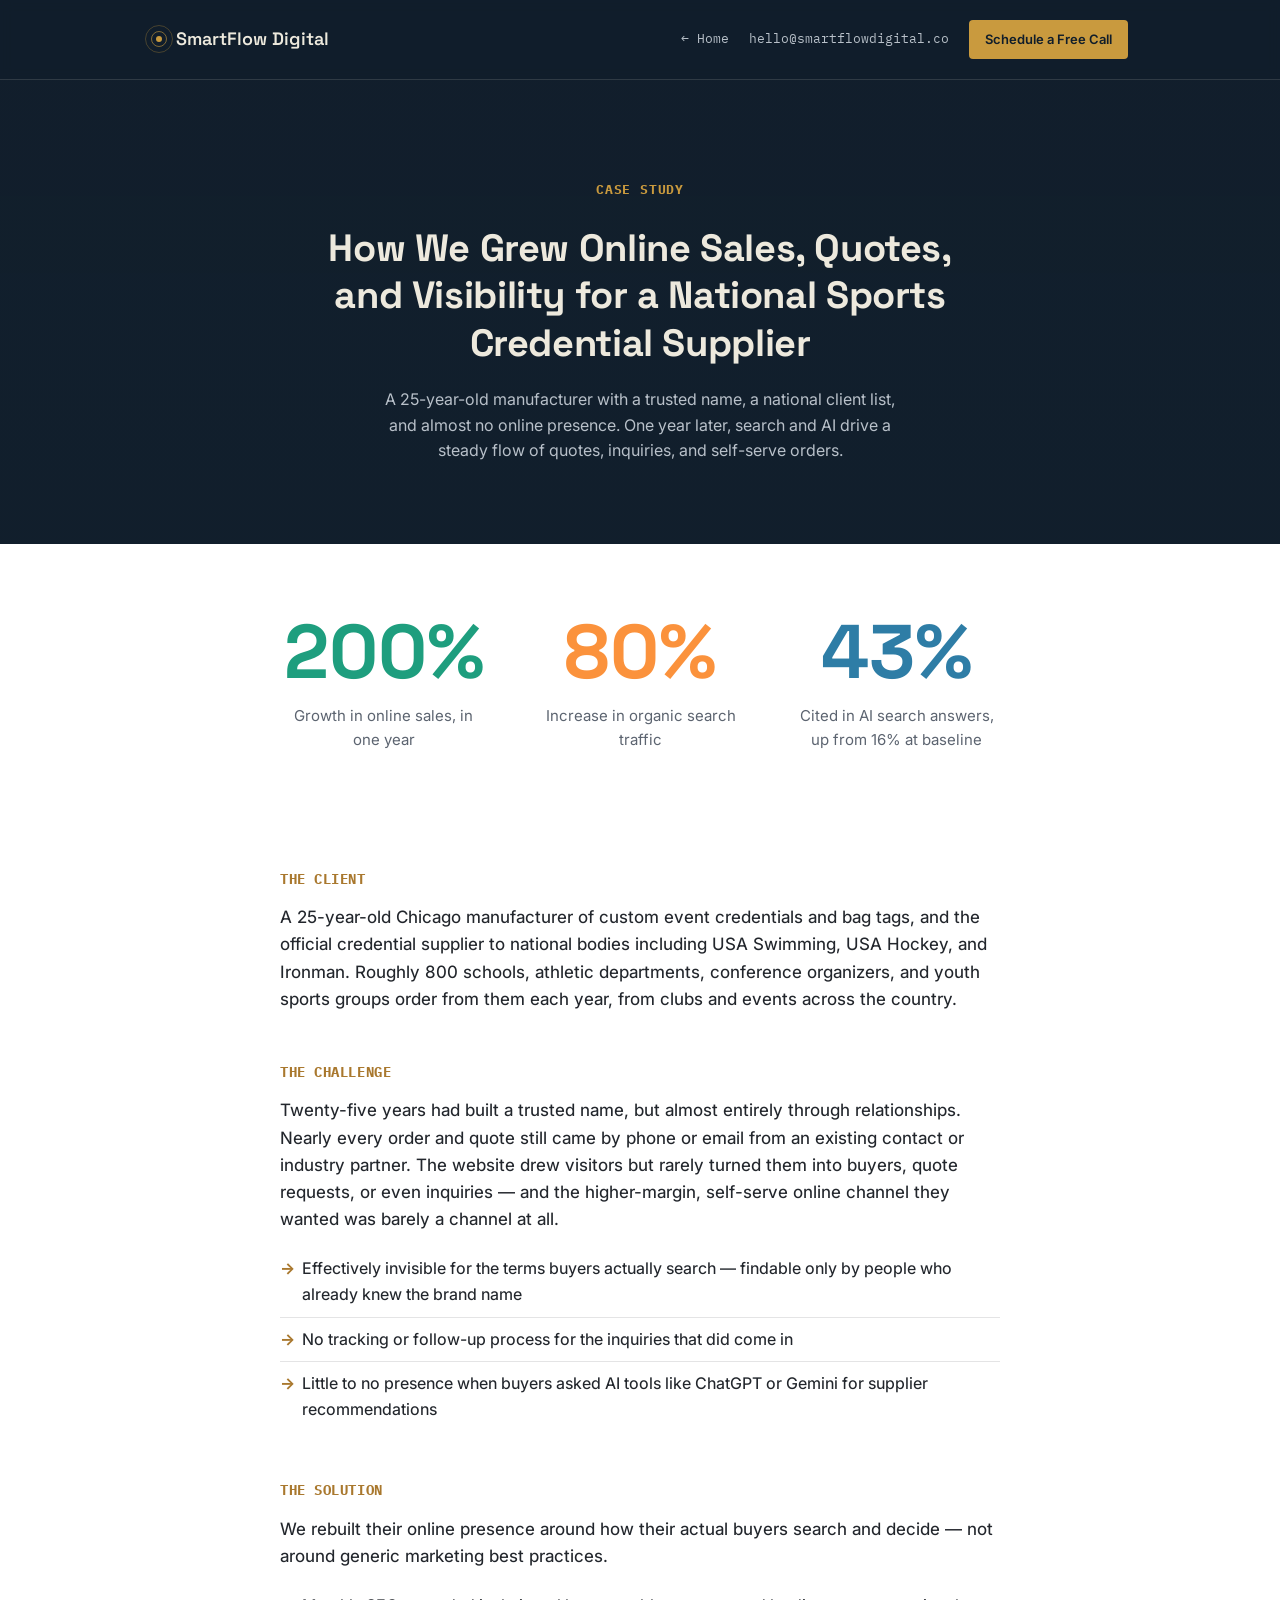
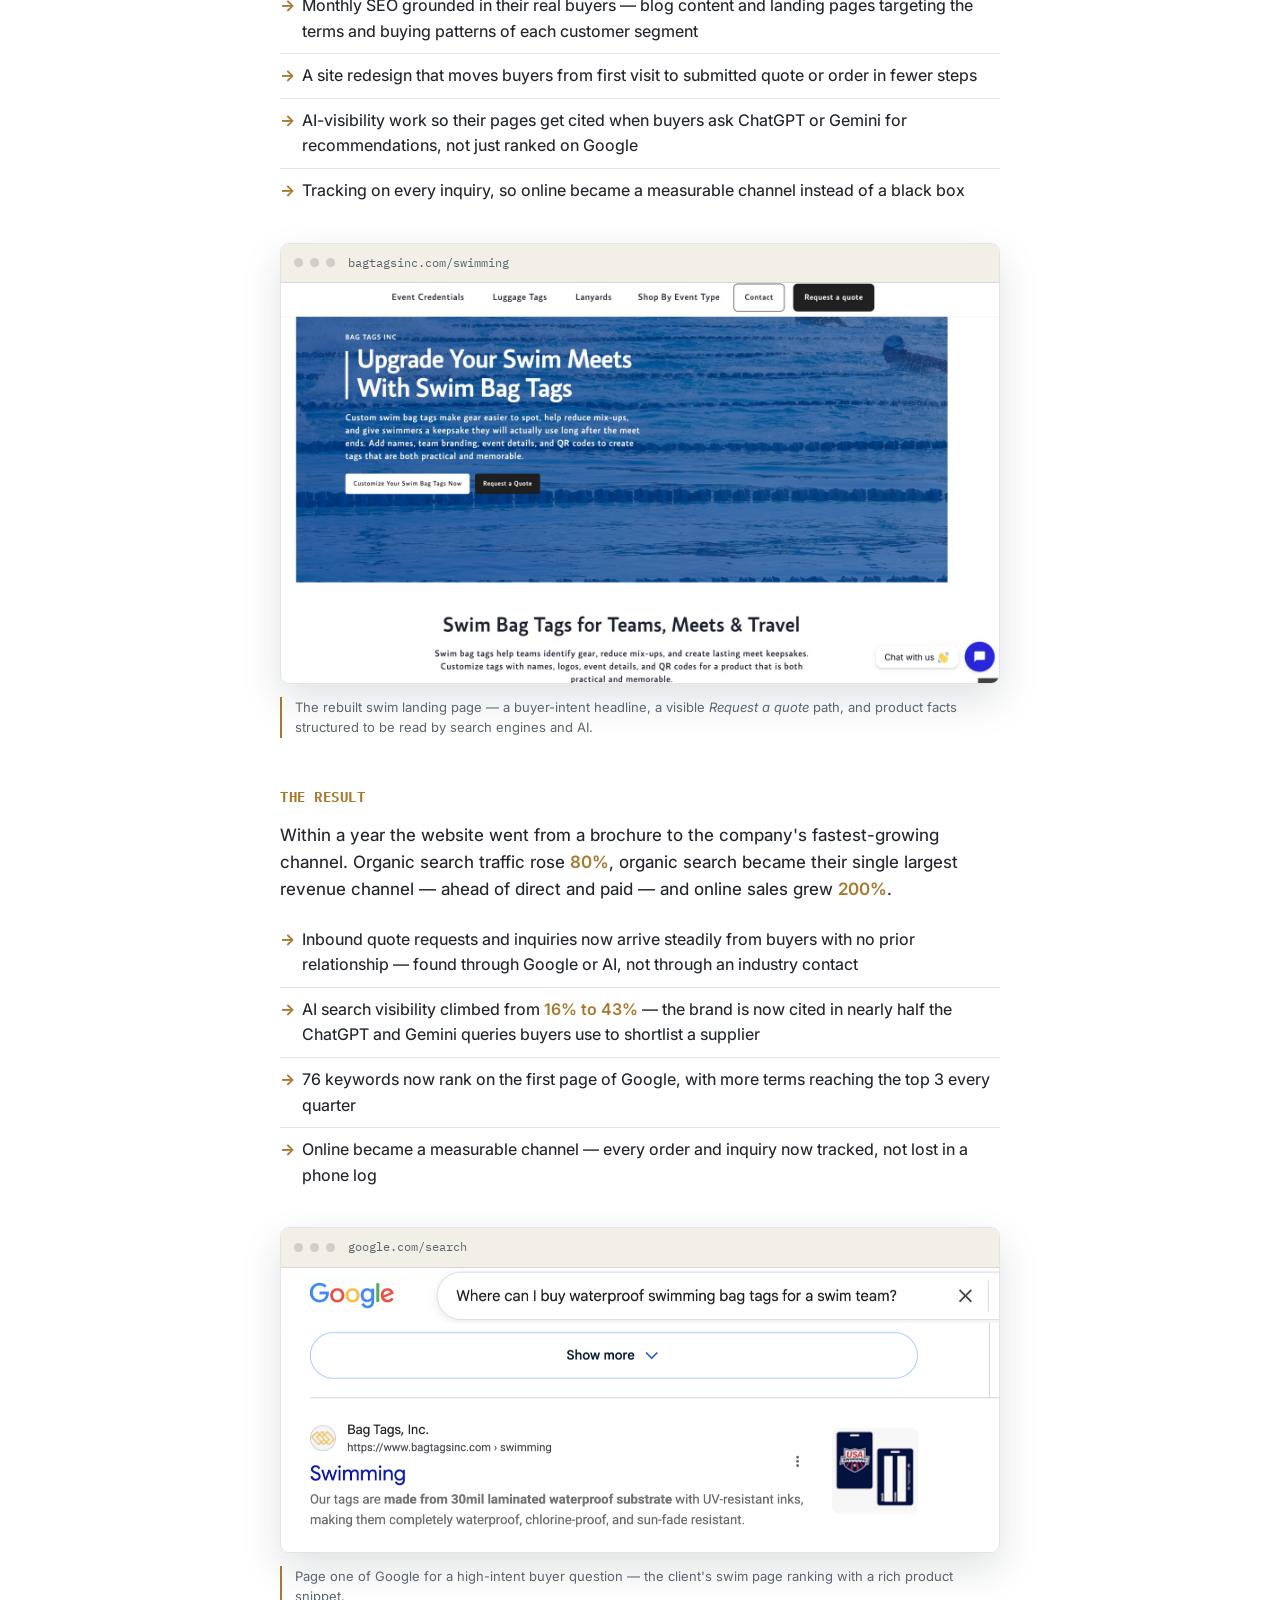
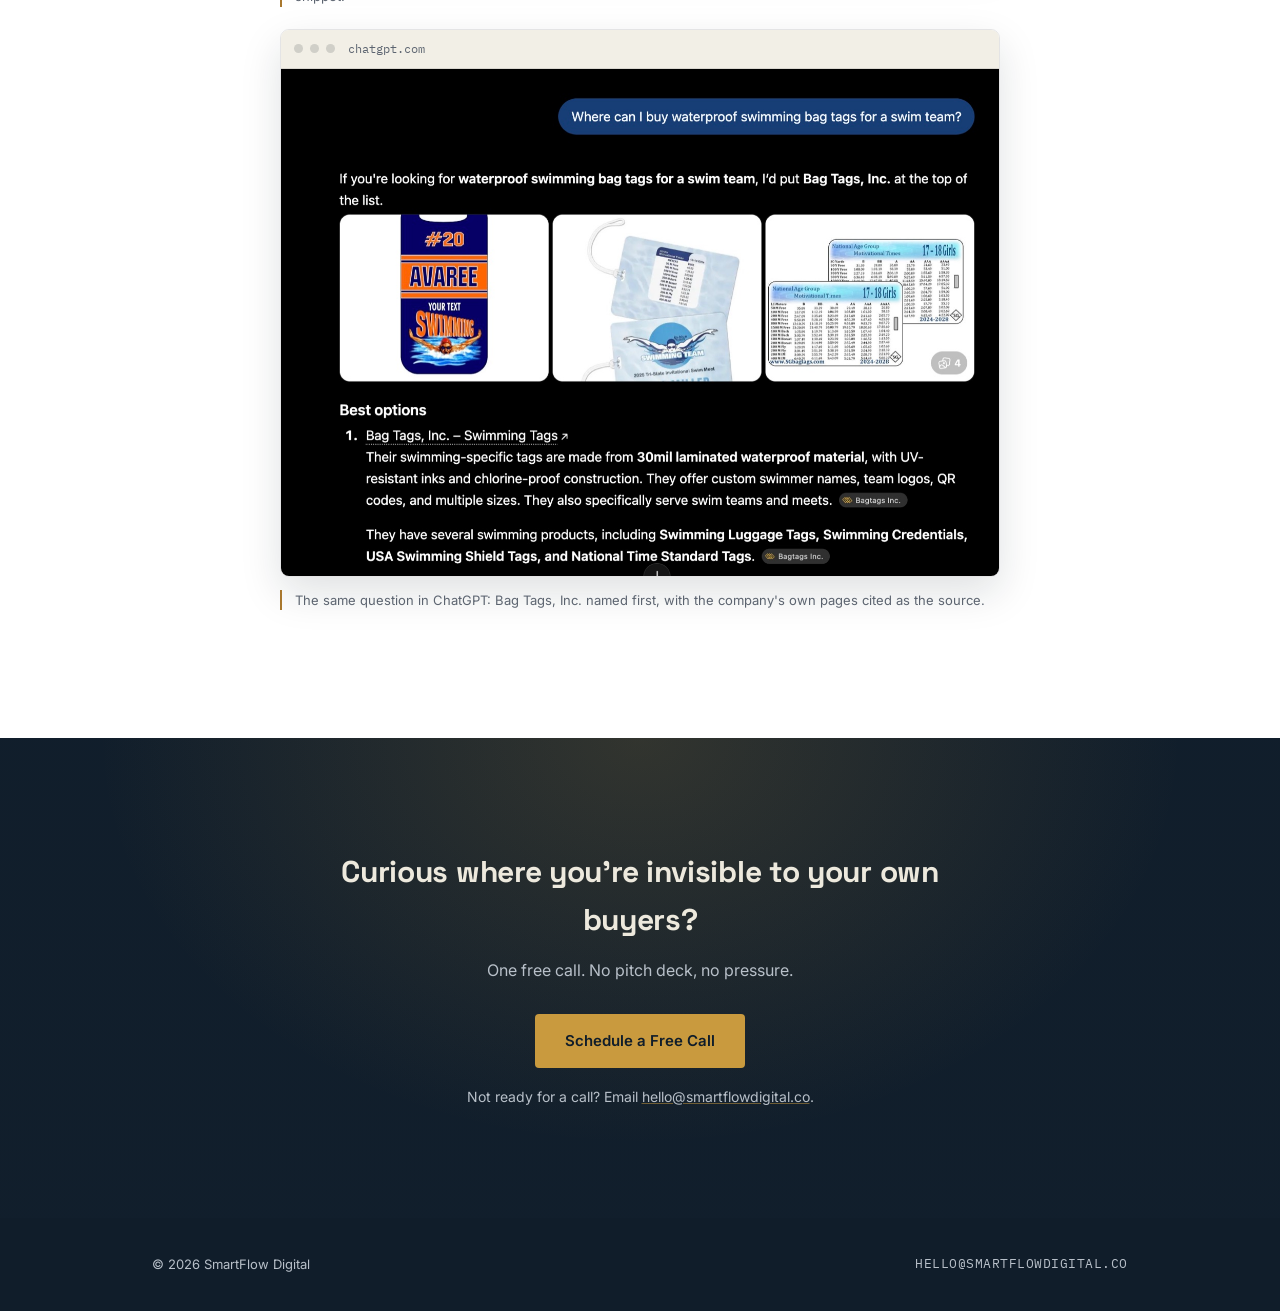
<file: case-study.html>
<!DOCTYPE html>
<html lang="en">
<head>
<meta charset="UTF-8">
<title>Case Study: Online Sales, Quotes & Visibility for a National Credential Supplier | SmartFlow Digital</title>
<meta name="viewport" content="width=device-width, initial-scale=1.0">
<link rel="preconnect" href="https://fonts.googleapis.com">
<link href="https://fonts.googleapis.com/css2?family=Space+Grotesk:wght@400;500;600;700&family=Inter:wght@400;500;600&family=IBM+Plex+Mono:wght@400;500&display=swap" rel="stylesheet">
<link rel="stylesheet" href="/assets/site.css">
<style>
  /* Foundation (tokens, reset, nav, footer, buttons, .final-cta shell) is in /assets/site.css */
  body { line-height: 1.6; }
  .wrap { max-width: 720px; }

  .header {
    padding: 100px 0 80px; text-align: center;
    background: linear-gradient(180deg, rgba(16,29,42,0.9) 0%, rgba(16,29,42,0.88) 100%),
      url('https://images.unsplash.com/photo-1770129966256-f3cb97adc186?auto=format&fit=crop&w=1800&q=70') center/cover no-repeat;
  }
  .eyebrow { font-size: 13px; color: var(--gold); margin-bottom: 24px; font-weight: 700; letter-spacing: 0.06em; }
  h1.headline { font-size: 38px; font-weight: 700; line-height: 1.25; max-width: 640px; margin: 0 auto; }
  .header .sub { font-size: 16px; color: var(--cream-dim); max-width: 520px; margin: 20px auto 0; }

  .big-stat { text-align: center; padding: 70px 0 50px; }
  .stat-row { display: flex; justify-content: center; gap: 56px; flex-wrap: wrap; }
  .stat-row .stat { text-align: center; }
  .big-num { font-family: 'Space Grotesk', sans-serif; font-size: 76px; font-weight: 700; line-height: 1; }
  .stat:nth-child(1) .big-num { color: #1E9E7E; }
  .stat:nth-child(2) .big-num { color: #FB923C; }
  .stat:nth-child(3) .big-num { color: #2E7DA6; }
  .big-num-label { font-size: 15px; color: var(--cream-dim); margin-top: 14px; max-width: 200px; }

  .content { padding: 30px 0 80px; }
  .block { margin-bottom: 48px; }
  .block .label { font-size: 14px; font-weight: 700; color: var(--gold); margin-bottom: 14px; letter-spacing: 0.04em; }
  .block p { font-size: 17px; color: var(--cream); font-weight: 450; }
  .block ul { margin-top: 14px; padding-left: 0; list-style: none; }
  .block ul li { font-size: 16px; color: var(--cream); font-weight: 450; padding: 9px 0 9px 22px; position: relative; border-bottom: 1px solid var(--line); }
  .block ul li:last-child { border-bottom: none; }
  .block ul li::before { content: '→'; position: absolute; left: 0; color: var(--gold); font-weight: 700; }

  figure.shot { margin: 30px 0 0; }
  figure.shot + figure.shot { margin-top: 22px; }
  .shot-frame { border: 1px solid var(--line); border-radius: 9px; overflow: hidden; box-shadow: 0 16px 40px rgba(16,29,42,0.13); }
  .shot-bar { display: flex; align-items: center; gap: 7px; padding: 10px 13px; background: var(--bg-darker); border-bottom: 1px solid var(--line); }
  .shot-bar i { width: 9px; height: 9px; border-radius: 50%; background: rgba(34,38,44,0.16); flex: none; }
  .shot-bar span { margin-left: 6px; font-family: 'IBM Plex Mono', monospace; font-size: 11.5px; color: var(--cream-dim); overflow: hidden; text-overflow: ellipsis; white-space: nowrap; }
  figure.shot img { display: block; width: 100%; height: auto; background: #fff; }
  figure.shot figcaption { margin-top: 13px; padding-left: 13px; border-left: 2px solid var(--gold); font-size: 13px; line-height: 1.55; color: var(--cream-dim); }

  .final-cta {
    text-align: center; padding: 110px 0;
    background:
      radial-gradient(ellipse at 50% 0%, rgba(201,154,62,0.18) 0%, transparent 60%),
      linear-gradient(180deg, rgba(16,29,42,0.93) 0%, rgba(16,29,42,0.9) 100%),
      url('https://images.unsplash.com/photo-1721924885411-a65796c8af48?auto=format&fit=crop&w=1800&q=70') center/cover no-repeat;
  }
  .final-cta h2 { font-size: 30px; margin-bottom: 14px; }
  .final-cta p { color: var(--cream-dim); font-size: 16px; margin-bottom: 30px; }
  .btn-primary { display: inline-block; background: var(--gold); color: #101D2A; font-weight: 600; padding: 15px 30px; border-radius: 4px; text-decoration: none; font-size: 15px; }
  .cta-row { display: flex; gap: 14px; justify-content: center; flex-wrap: wrap; margin-bottom: 16px; }
  .message-link { display: block; font-size: 14px; color: var(--cream-dim); text-decoration: none; }
  .message-link:hover { color: var(--gold); }
  .message-link u { text-decoration: underline; text-decoration-color: rgba(201,154,62,0.5); }

  footer { padding: 36px 0; background: var(--bg-darker); }
  footer .wrap { max-width: 1040px; display: flex; justify-content: space-between; align-items: center; font-size: 13px; color: var(--cream-dim); }
  footer a { text-decoration: none; }
  footer a:hover { color: var(--gold); }

  @media (max-width: 700px) {
    h1.headline { font-size: 26px; }
    .big-num { font-size: 54px; }
    .header { padding: 60px 0 50px; }
    .content, .final-cta { padding: 50px 0; }
  }
</style>
</head>
<body>

<nav>
  <div class="wrap">
    <a class="logo" href="/"><span class="signal"><span class="dot"></span></span> SmartFlow Digital</a>
    <div class="nav-actions">
      <a class="nav-collapse" href="/">&larr; Home</a>
      <a class="nav-collapse" href="mailto:hello@smartflowdigital.co">hello@smartflowdigital.co</a>
      <a class="nav-cta" href="/#contact">Schedule a Free Call</a>
    </div>
  </div>
</nav>

<section class="header">
  <div class="wrap">
    <div class="eyebrow mono">Case Study</div>
    <h1 class="headline">How We Grew Online Sales, Quotes, and Visibility for a National Sports Credential Supplier</h1>
    <p class="sub">A 25-year-old manufacturer with a trusted name, a national client list, and almost no online presence. One year later, search and AI drive a steady flow of quotes, inquiries, and self-serve orders.</p>
  </div>
</section>

<section class="light-panel">
  <div class="big-stat wrap">
    <div class="stat-row">
      <div class="stat">
        <div class="big-num">200%</div>
        <div class="big-num-label">Growth in online sales, in one year</div>
      </div>
      <div class="stat">
        <div class="big-num">80%</div>
        <div class="big-num-label">Increase in organic search traffic</div>
      </div>
      <div class="stat">
        <div class="big-num">43%</div>
        <div class="big-num-label">Cited in AI search answers, up from 16% at baseline</div>
      </div>
    </div>
  </div>

  <div class="content wrap">
    <div class="block">
      <div class="label mono">The Client</div>
      <p>A 25-year-old Chicago manufacturer of custom event credentials and bag tags, and the official credential supplier to national bodies including USA Swimming, USA Hockey, and Ironman. Roughly 800 schools, athletic departments, conference organizers, and youth sports groups order from them each year, from clubs and events across the country.</p>
    </div>

    <div class="block">
      <div class="label mono">The Challenge</div>
      <p>Twenty-five years had built a trusted name, but almost entirely through relationships. Nearly every order and quote still came by phone or email from an existing contact or industry partner. The website drew visitors but rarely turned them into buyers, quote requests, or even inquiries — and the higher-margin, self-serve online channel they wanted was barely a channel at all.</p>
      <ul>
        <li>Effectively invisible for the terms buyers actually search — findable only by people who already knew the brand name</li>
        <li>No tracking or follow-up process for the inquiries that did come in</li>
        <li>Little to no presence when buyers asked AI tools like ChatGPT or Gemini for supplier recommendations</li>
      </ul>
    </div>

    <div class="block">
      <div class="label mono">The Solution</div>
      <p>We rebuilt their online presence around how their actual buyers search and decide — not around generic marketing best practices.</p>
      <ul>
        <li>Monthly SEO grounded in their real buyers — blog content and landing pages targeting the terms and buying patterns of each customer segment</li>
        <li>A site redesign that moves buyers from first visit to submitted quote or order in fewer steps</li>
        <li>AI-visibility work so their pages get cited when buyers ask ChatGPT or Gemini for recommendations, not just ranked on Google</li>
        <li>Tracking on every inquiry, so online became a measurable channel instead of a black box</li>
      </ul>
      <figure class="shot">
        <div class="shot-frame">
          <div class="shot-bar"><i></i><i></i><i></i><span>bagtagsinc.com/swimming</span></div>
          <img src="assets/redesigned-swim-page.jpg" width="1600" height="892" loading="lazy" alt="Redesigned swim bag tags landing page with the headline 'Upgrade Your Swim Meets With Swim Bag Tags', a Request a Quote button, and clear product navigation.">
        </div>
        <figcaption>The rebuilt swim landing page — a buyer-intent headline, a visible <em>Request a quote</em> path, and product facts structured to be read by search engines and AI.</figcaption>
      </figure>
    </div>

    <div class="block">
      <div class="label mono">The Result</div>
      <p>Within a year the website went from a brochure to the company's fastest-growing channel. Organic search traffic rose <mark>80%</mark>, organic search became their single largest revenue channel — ahead of direct and paid — and online sales grew <mark>200%</mark>.</p>
      <ul>
        <li>Inbound quote requests and inquiries now arrive steadily from buyers with no prior relationship — found through Google or AI, not through an industry contact</li>
        <li>AI search visibility climbed from <mark>16% to 43%</mark> — the brand is now cited in nearly half the ChatGPT and Gemini queries buyers use to shortlist a supplier</li>
        <li>76 keywords now rank on the first page of Google, with more terms reaching the top 3 every quarter</li>
        <li>Online became a measurable channel — every order and inquiry now tracked, not lost in a phone log</li>
      </ul>
      <figure class="shot">
        <div class="shot-frame">
          <div class="shot-bar"><i></i><i></i><i></i><span>google.com/search</span></div>
          <img src="assets/serp-swim-bag-tags.png" width="1400" height="555" loading="lazy" alt="Google results for 'Where can I buy waterproof swimming bag tags for a swim team?' showing Bag Tags, Inc. ranking with a rich product snippet.">
        </div>
        <figcaption>Page one of Google for a high-intent buyer question — the client's swim page ranking with a rich product snippet.</figcaption>
      </figure>
      <figure class="shot">
        <div class="shot-frame">
          <div class="shot-bar"><i></i><i></i><i></i><span>chatgpt.com</span></div>
          <img src="assets/ai-answer-swim-bag-tags.jpg" width="1400" height="989" loading="lazy" alt="ChatGPT answering the same question: 'I'd put Bag Tags, Inc. at the top of the list,' with the company's own pages cited as sources.">
        </div>
        <figcaption>The same question in ChatGPT: Bag Tags, Inc. named first, with the company's own pages cited as the source.</figcaption>
      </figure>
    </div>
  </div>
</section>

<section class="final-cta">
  <div class="wrap">
    <h2>Curious where you're invisible to your own buyers?</h2>
    <p>One free call. No pitch deck, no pressure.</p>
    <div class="cta-row">
      <a class="btn-primary" href="https://calendly.com/dhiraj-smartflowdigital/30min" target="_blank" rel="noopener">Schedule a Free Call</a>
    </div>
    <a class="message-link" href="mailto:hello@smartflowdigital.co">Not ready for a call? Email <u>hello@smartflowdigital.co</u>.</a>
  </div>
</section>

<footer>
  <div class="wrap">
    <span>© 2026 SmartFlow Digital</span>
    <span class="mono"><a href="mailto:hello@smartflowdigital.co">hello@smartflowdigital.co</a></span>
  </div>
</footer>

</body>
</html>
</file>
<file: assets/site.css>
/* SmartFlow Digital — shared foundation
   Page-specific rules live in each page's inline <style>, loaded after this file. */

:root {
  --bg-dark: #1A2B3D;
  --bg-darker: #101D2A;
  --cream: #EDE9DD;
  --cream-dim: #B8C0C9;
  --gold: #C99A3E;
  --line: rgba(237,233,221,0.14);
}
* { box-sizing: border-box; margin: 0; padding: 0; }
html { scroll-behavior: smooth; }
body {
  background: var(--bg-dark);
  color: var(--cream);
  font-family: 'Inter', sans-serif;
  line-height: 1.55;
  -webkit-font-smoothing: antialiased;
}
a { color: inherit; }
.mono { font-family: 'IBM Plex Mono', monospace; letter-spacing: 0.04em; text-transform: uppercase; }
h1, h2 { font-family: 'Space Grotesk', sans-serif; letter-spacing: -0.01em; }
mark { background: none; color: var(--gold); font-weight: 600; }
.wrap { max-width: 780px; margin: 0 auto; padding: 0 32px; }

section.light-panel {
  --bg-dark: #FFFFFF;
  --bg-darker: #F2EFE6;
  --cream: #22262C;
  --cream-dim: #5C6470;
  --gold: #A9782E;
  --line: rgba(34,38,44,0.12);
  background: var(--bg-dark);
  color: var(--cream);
}

/* Signal motif */
.signal { position: relative; width: 14px; height: 14px; flex: none; display: inline-block; }
.signal::before, .signal::after {
  content: ''; position: absolute; border-radius: 50%; border: 1px solid var(--gold);
  top: 50%; left: 50%; transform: translate(-50%, -50%);
}
.signal .dot { position: absolute; width: 6px; height: 6px; background: var(--gold); border-radius: 50%; top: 50%; left: 50%; transform: translate(-50%,-50%); }
.signal::before { width: 14px; height: 14px; opacity: 0.6; }
.signal::after { width: 26px; height: 26px; opacity: 0.3; }

/* Nav */
nav { position: sticky; top: 0; z-index: 10; background: rgba(16,29,42,0.92); backdrop-filter: blur(6px); border-bottom: 1px solid var(--line); }
nav .wrap { max-width: 1040px; display: flex; align-items: center; justify-content: space-between; padding-top: 20px; padding-bottom: 20px; }
.logo { font-family: 'Space Grotesk', sans-serif; font-weight: 600; font-size: 18px; color: var(--cream); display: flex; align-items: center; gap: 10px; text-decoration: none; }
.nav-actions { display: flex; align-items: center; gap: 20px; }
.nav-actions a { font-family: 'IBM Plex Mono', monospace; font-size: 13px; color: var(--cream-dim); text-decoration: none; white-space: nowrap; }
.nav-actions a:hover { color: var(--gold); }
.nav-actions .nav-cta { font-family: 'Inter', sans-serif; background: var(--gold); color: #101D2A; font-weight: 600; padding: 9px 16px; border-radius: 4px; }
.nav-actions .nav-cta:hover { color: #101D2A; opacity: 0.88; }
@media (max-width: 640px) {
  .nav-actions { gap: 12px; }
  .nav-actions a.nav-collapse { display: none; }
  .nav-actions .nav-cta { padding: 8px 13px; font-size: 12px; }
}

/* Buttons + CTA helpers */
.btn-primary { display: inline-block; background: var(--gold); color: #101D2A; font-weight: 600; padding: 16px 32px; border-radius: 4px; text-decoration: none; font-size: 15px; transition: transform .15s; }
.btn-primary:hover { transform: translateY(-1px); }
.btn-secondary {
  display: inline-block; background: transparent; color: var(--gold); font-weight: 600; padding: 15px 30px;
  border-radius: 4px; text-decoration: none; font-size: 15px; border: 1.5px solid rgba(201,154,62,0.5);
  transition: background .15s, transform .15s;
}
.btn-secondary:hover { background: rgba(201,154,62,0.1); transform: translateY(-1px); }
.cta-row { display: flex; gap: 14px; justify-content: center; flex-wrap: wrap; }
.message-link { display: block; margin-top: 18px; font-size: 14px; color: var(--cream-dim); text-decoration: none; }
.message-link:hover { color: var(--gold); }
.message-link u { text-decoration: underline; text-decoration-color: rgba(201,154,62,0.5); }

/* Final CTA shell */
.final-cta {
  text-align: center; padding: 130px 0; scroll-margin-top: 72px;
  background:
    radial-gradient(ellipse at 50% 0%, rgba(201,154,62,0.18) 0%, transparent 60%),
    linear-gradient(180deg, rgba(16,29,42,0.93) 0%, rgba(16,29,42,0.9) 100%),
    url('https://images.unsplash.com/photo-1721924885411-a65796c8af48?auto=format&fit=crop&w=1800&q=70') center/cover no-repeat;
}
.final-cta h2 { font-size: 34px; margin-bottom: 14px; }
.final-cta p { color: var(--cream-dim); font-size: 16px; margin-bottom: 32px; }
.calendly-embed { max-width: 680px; margin: 0 auto 20px; border-radius: 12px; overflow: hidden; background: #fff; box-shadow: 0 24px 64px rgba(0,0,0,0.38); }
.calendly-inline-widget { min-width: 320px; height: 700px; }

/* Footer */
footer { padding: 36px 0; background: var(--bg-darker); }
footer .wrap { max-width: 1040px; display: flex; justify-content: space-between; align-items: center; font-size: 13px; color: var(--cream-dim); }
footer a { text-decoration: none; }
footer a:hover { color: var(--gold); }


/* ============================================================
   Page-section components — shared by the home + vertical pages.
   Page-specific bits (hero image, headline treatment, per-page
   copy widths) stay in each page's inline <style>.
   ============================================================ */

/* Who / What two-column */
.who-what { padding: 90px 0; border-top: 1px solid var(--line); border-bottom: 1px solid var(--line); }
.who-what .wrap { max-width: 900px; display: grid; grid-template-columns: 1fr 1fr; gap: 56px; }
.who-what .col-label { font-size: 15px; font-weight: 700; color: var(--gold); margin-bottom: 20px; letter-spacing: 0.05em; }
.who-what ul { list-style: none; }
.who-what li { padding: 11px 0; font-size: 16.5px; font-weight: 450; color: var(--cream); border-bottom: 1px solid var(--line); }
.who-what li:last-child { border-bottom: none; }
.who-what li span.mark { color: var(--gold); margin-right: 10px; font-weight: 700; }
.who-what .services-blurb { font-size: 16.5px; font-weight: 450; color: var(--cream); }
.who-what .services-blurb strong { color: var(--cream); font-weight: 600; }
.who-what .services-list { margin-top: 18px; display: flex; flex-wrap: wrap; gap: 8px; }
.who-what .pill { font-family: 'IBM Plex Mono', monospace; font-size: 11.5px; padding: 5px 11px; border-radius: 3px; text-transform: uppercase; letter-spacing: 0.03em; border: 1px solid transparent; }
.who-what .pill-teal { color: #2DD4BF; background: rgba(45,212,191,0.14); border-color: rgba(45,212,191,0.35); }
.who-what .pill-orange { color: #FB923C; background: rgba(251,146,60,0.14); border-color: rgba(251,146,60,0.35); }
.who-what .pill-violet { color: #A78BFA; background: rgba(167,139,250,0.16); border-color: rgba(167,139,250,0.38); }
.who-what .pill-pink { color: #F472B6; background: rgba(244,114,182,0.14); border-color: rgba(244,114,182,0.36); }
.who-what .pill-blue { color: #60A5FA; background: rgba(96,165,250,0.14); border-color: rgba(96,165,250,0.36); }

/* Personas */
.persona-section { padding: 90px 0; }
.persona-header { margin-bottom: 28px; }
.persona-label { font-family: 'Space Grotesk', sans-serif; font-size: 26px; font-weight: 700; color: var(--cream); margin-bottom: 10px; }
.persona-intro { font-size: 17px; font-weight: 500; color: var(--cream-dim); max-width: 480px; line-height: 1.5; }
.persona-grid { display: grid; grid-template-columns: repeat(3, 1fr); gap: 1px; background: var(--line); border: 1px solid var(--line); }
.persona-card { background: var(--bg-dark); padding: 30px 24px; }
.persona-avatar {
  width: 54px; height: 54px; border-radius: 50%; display: flex; align-items: center; justify-content: center;
  font-family: 'Space Grotesk', sans-serif; font-weight: 700; font-size: 14px; letter-spacing: -0.02em; color: #101D2A; margin-bottom: 18px;
}
.persona-card:nth-child(1) .persona-avatar { background: linear-gradient(135deg, #C99A3E, #E0B85C); }
.persona-card:nth-child(2) .persona-avatar { background: linear-gradient(135deg, #A6432E, #C96348); color: #FBF8F0; }
.persona-card:nth-child(3) .persona-avatar { background: linear-gradient(135deg, #6B7F94, #8FA3B8); }
.persona-card .role { font-family: 'Space Grotesk', sans-serif; font-size: 17px; font-weight: 700; margin-bottom: 10px; color: var(--cream); }
.persona-card p { font-size: 14.5px; font-weight: 450; color: var(--cream-dim); }

/* Proof */
.proof { padding: 120px 0; text-align: center; }
.proof .section-label { font-size: 15px; font-weight: 700; color: var(--gold); margin-bottom: 16px; letter-spacing: 0.06em; }
.proof h2 { font-family: 'Space Grotesk', sans-serif; font-size: 32px; font-weight: 700; line-height: 1.25; margin-bottom: 40px; max-width: 600px; margin-left: auto; margin-right: auto; color: var(--cream); }
.stat-row { display: flex; justify-content: center; gap: 64px; flex-wrap: wrap; margin-bottom: 36px; }
.stat-row .stat { text-align: center; }
.big-num { font-family: 'Space Grotesk', sans-serif; font-size: 92px; font-weight: 700; line-height: 1; }
.stat:nth-child(1) .big-num { color: #1E9E7E; }
.stat:nth-child(2) .big-num { color: #FB923C; }
.stat:nth-child(3) .big-num { color: #2E7DA6; }
.big-num-label { font-size: 15px; color: var(--cream-dim); margin-top: 12px; max-width: 220px; }
.proof-story { font-size: 17px; font-weight: 450; color: var(--cream); max-width: 560px; margin: 0 auto 24px; }
.proof a.link { color: var(--gold); font-size: 15px; text-decoration: none; font-weight: 500; }

/* Seasonal / order-trigger calendar */
.calendar-section { padding: 90px 0; }
.calendar-section .section-label { font-size: 15px; font-weight: 700; color: var(--gold); margin-bottom: 16px; text-align: center; letter-spacing: 0.06em; }
.calendar-section h2 { font-family: 'Space Grotesk', sans-serif; font-size: 36px; font-weight: 700; line-height: 1.25; text-align: center; margin-bottom: 48px; max-width: 620px; margin-left: auto; margin-right: auto; color: var(--cream); }
.calendar-strip { display: grid; grid-template-columns: repeat(4, 1fr); gap: 14px; margin-bottom: 64px; }
.calendar-item {
  background: var(--bg-darker); padding: 28px 20px 24px; border-radius: 6px; position: relative; overflow: hidden;
  border: 1px solid var(--line); transition: transform 0.2s ease, box-shadow 0.2s ease;
}
.calendar-item::before { content: ''; position: absolute; top: 0; left: 0; right: 0; height: 5px; }
.calendar-item:nth-child(1)::before { background: linear-gradient(90deg, #C99A3E, #E0B85C); }
.calendar-item:nth-child(2)::before { background: linear-gradient(90deg, #A6432E, #C96348); }
.calendar-item:nth-child(3)::before { background: linear-gradient(90deg, #6B7F94, #8FA3B8); }
.calendar-item:nth-child(4)::before { background: linear-gradient(90deg, #C99A3E, #A6432E); }
.calendar-item:hover { transform: translateY(-4px); box-shadow: 0 12px 28px rgba(0,0,0,0.35); }
.calendar-item .icon { width: 30px; height: 30px; margin-bottom: 14px; }
.calendar-item .icon svg { width: 100%; height: 100%; }
.calendar-item:nth-child(1) .icon { color: #C99A3E; }
.calendar-item:nth-child(2) .icon { color: #C96348; }
.calendar-item:nth-child(3) .icon { color: #8FA3B8; }
.calendar-item:nth-child(4) .icon { color: #C99A3E; }
.calendar-item .period { font-family: 'IBM Plex Mono', monospace; font-size: 12px; color: var(--gold); text-transform: uppercase; letter-spacing: 0.06em; margin-bottom: 14px; font-weight: 500; }
.calendar-item h4 { font-family: 'Space Grotesk', sans-serif; font-size: 17px; font-weight: 700; margin-bottom: 8px; color: var(--cream); }
.calendar-item p { font-size: 14px; font-weight: 450; color: var(--cream-dim); }

/* Planning timeline */
.timeline-caption { text-align: center; font-family: 'IBM Plex Mono', monospace; font-size: 15px; font-weight: 600; color: var(--gold); text-transform: uppercase; letter-spacing: 0.05em; margin-bottom: 22px; }
.timeline-track { position: relative; height: 100px; margin: 0 0 20px; }
.timeline-line { position: absolute; top: 16px; left: 3%; right: 3%; height: 3px; border-radius: 2px; background: linear-gradient(90deg, #C99A3E, #C96348, #8FA3B8, #C99A3E); }
.timeline-node { position: absolute; top: 0; transform: translateX(-50%); text-align: center; width: 170px; }
.timeline-node .node-dot { width: 14px; height: 14px; border-radius: 50%; margin: 6px auto 12px; position: relative; z-index: 2; box-shadow: 0 0 0 5px var(--bg-dark); }
.timeline-node .node-label { font-size: 12.5px; font-weight: 500; color: var(--cream-dim); line-height: 1.4; }

/* About */
.about { padding: 90px 0; border-top: 1px solid var(--line); }
.about .wrap { max-width: 760px; }
.about .section-label { font-size: 15px; font-weight: 700; color: var(--gold); margin-bottom: 16px; letter-spacing: 0.06em; }
.about h2 { font-family: 'Space Grotesk', sans-serif; font-size: 32px; font-weight: 700; line-height: 1.28; margin-bottom: 26px; max-width: 600px; color: var(--cream); }
.about p { font-size: 16.5px; font-weight: 450; color: var(--cream); margin-bottom: 18px; }
.about ul { list-style: none; margin-top: 26px; border-top: 1px solid var(--line); }
.about li { padding: 11px 0 11px 26px; font-size: 16px; font-weight: 450; color: var(--cream); border-bottom: 1px solid var(--line); position: relative; }
.about li::before { content: '\2192'; position: absolute; left: 0; top: 11px; color: var(--gold); font-weight: 700; }
.about li a { color: var(--gold); text-decoration: none; border-bottom: 1px solid rgba(201,154,62,0.45); }
.about li a:hover { border-bottom-color: var(--gold); }

@media (max-width: 700px) {
  .final-cta { padding: 80px 0; }
  h1.headline { font-size: 30px; }
  .who-what { padding: 60px 0; }
  .who-what .wrap { grid-template-columns: 1fr; gap: 40px; }
  .persona-section { padding: 60px 0; }
  .persona-grid { grid-template-columns: 1fr; }
  .proof { padding: 80px 0; }
  .big-num { font-size: 72px; }
  .calendar-section { padding: 60px 0; }
  .calendar-strip { grid-template-columns: 1fr 1fr; }
  .timeline-track { display: none; }
  .about { padding: 60px 0; }
  .about h2 { font-size: 24px; }
}
</file>
